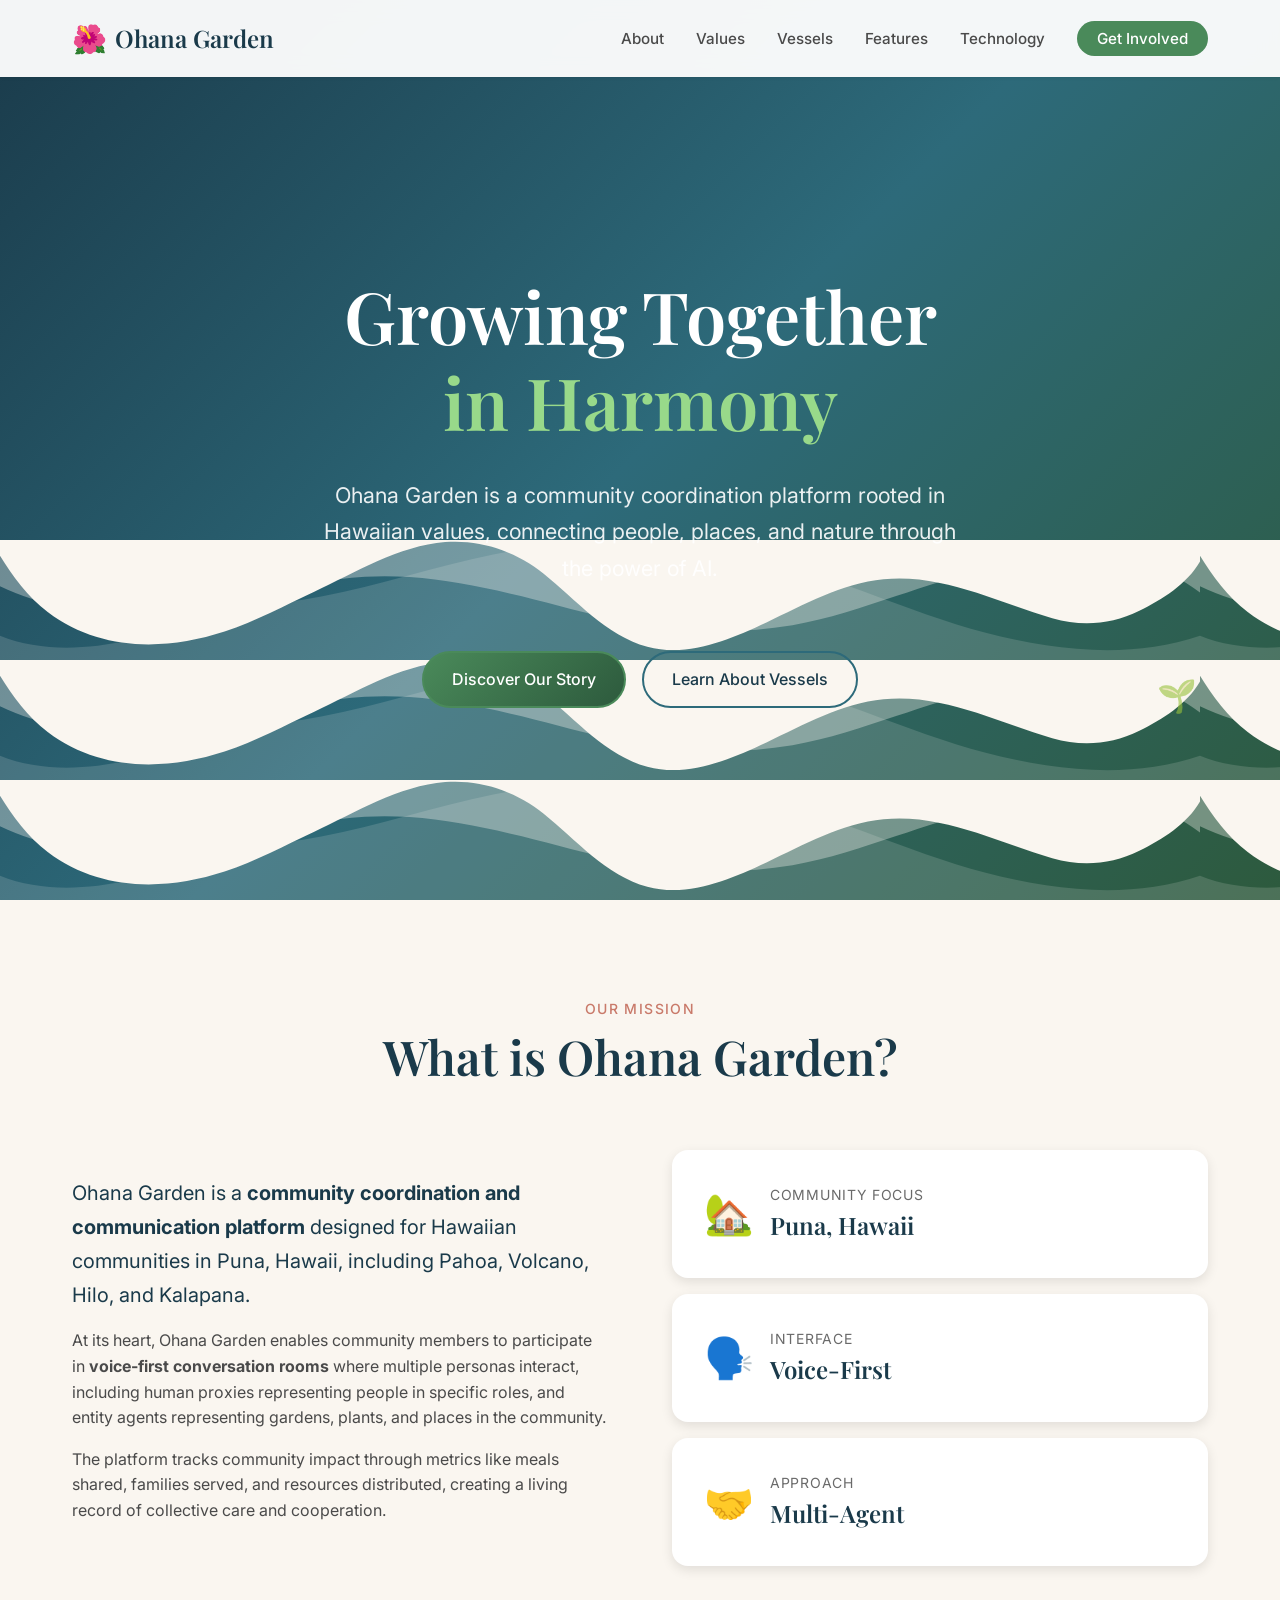
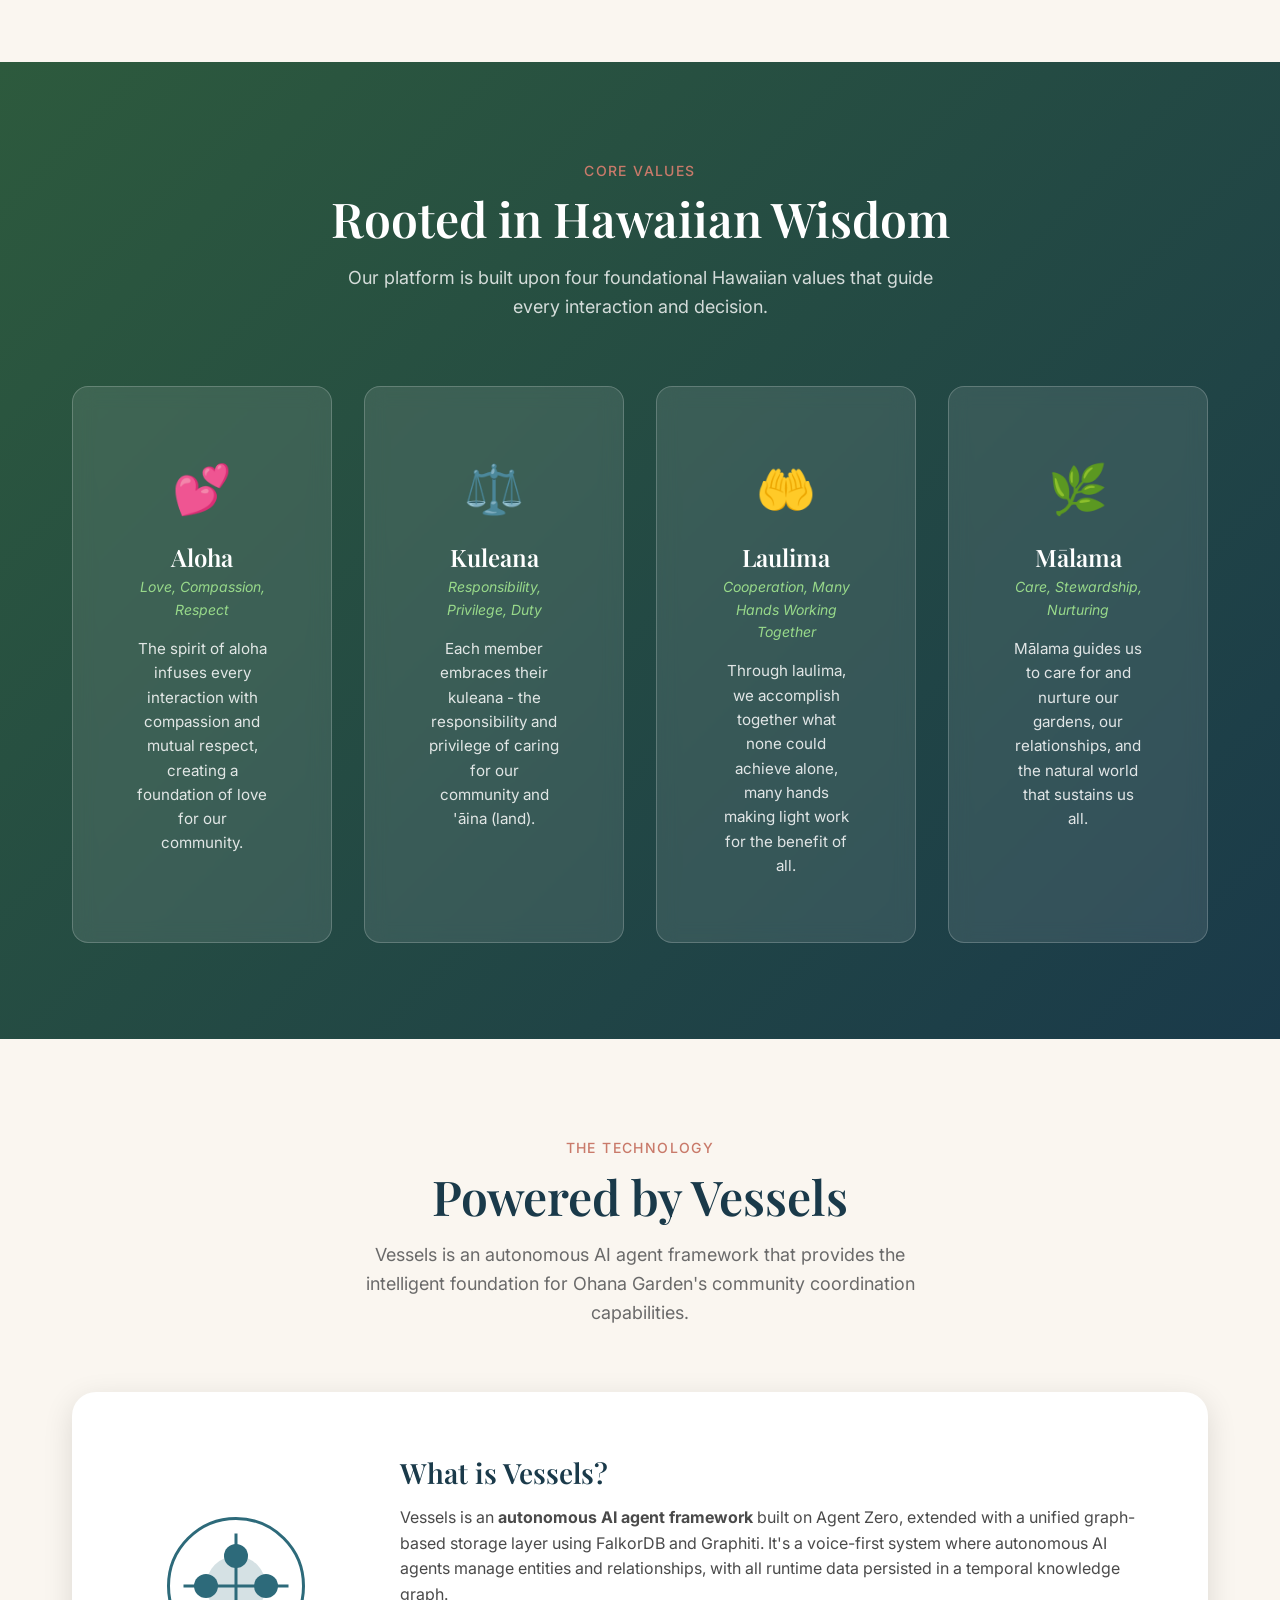
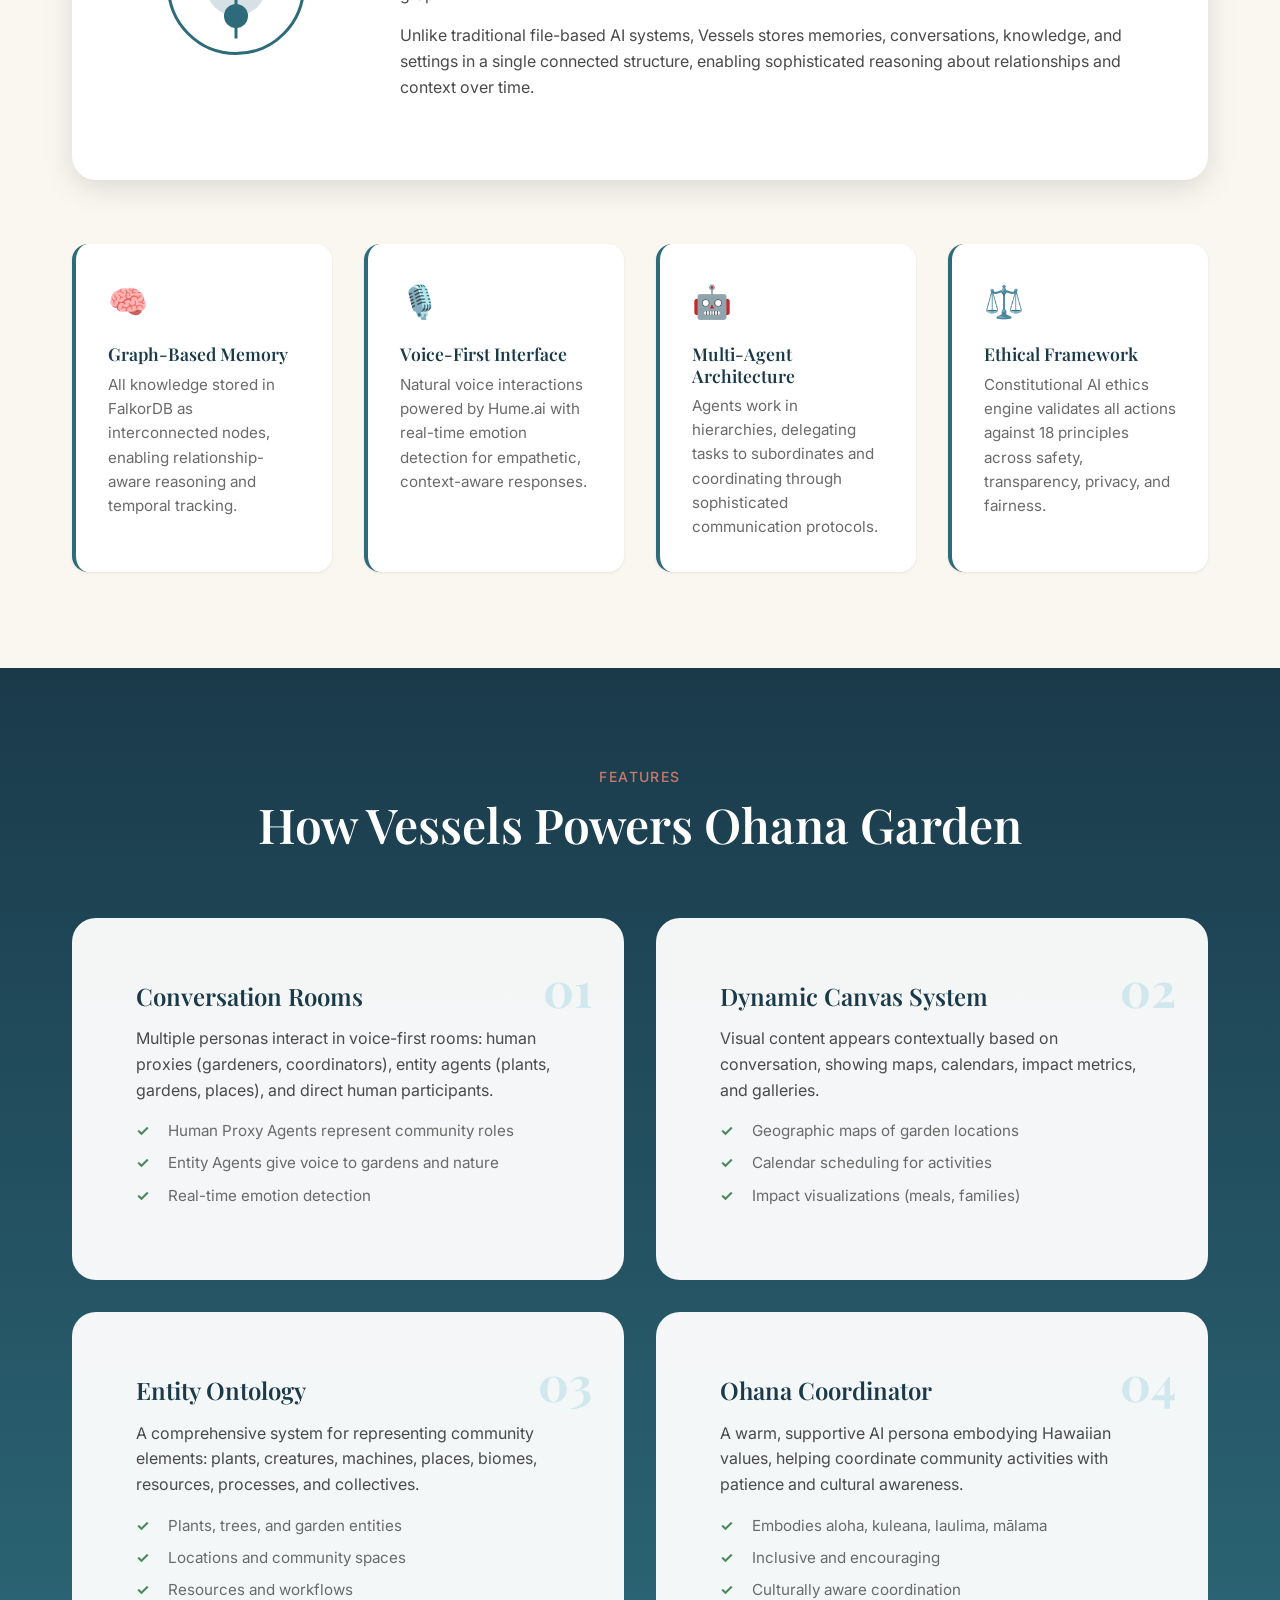
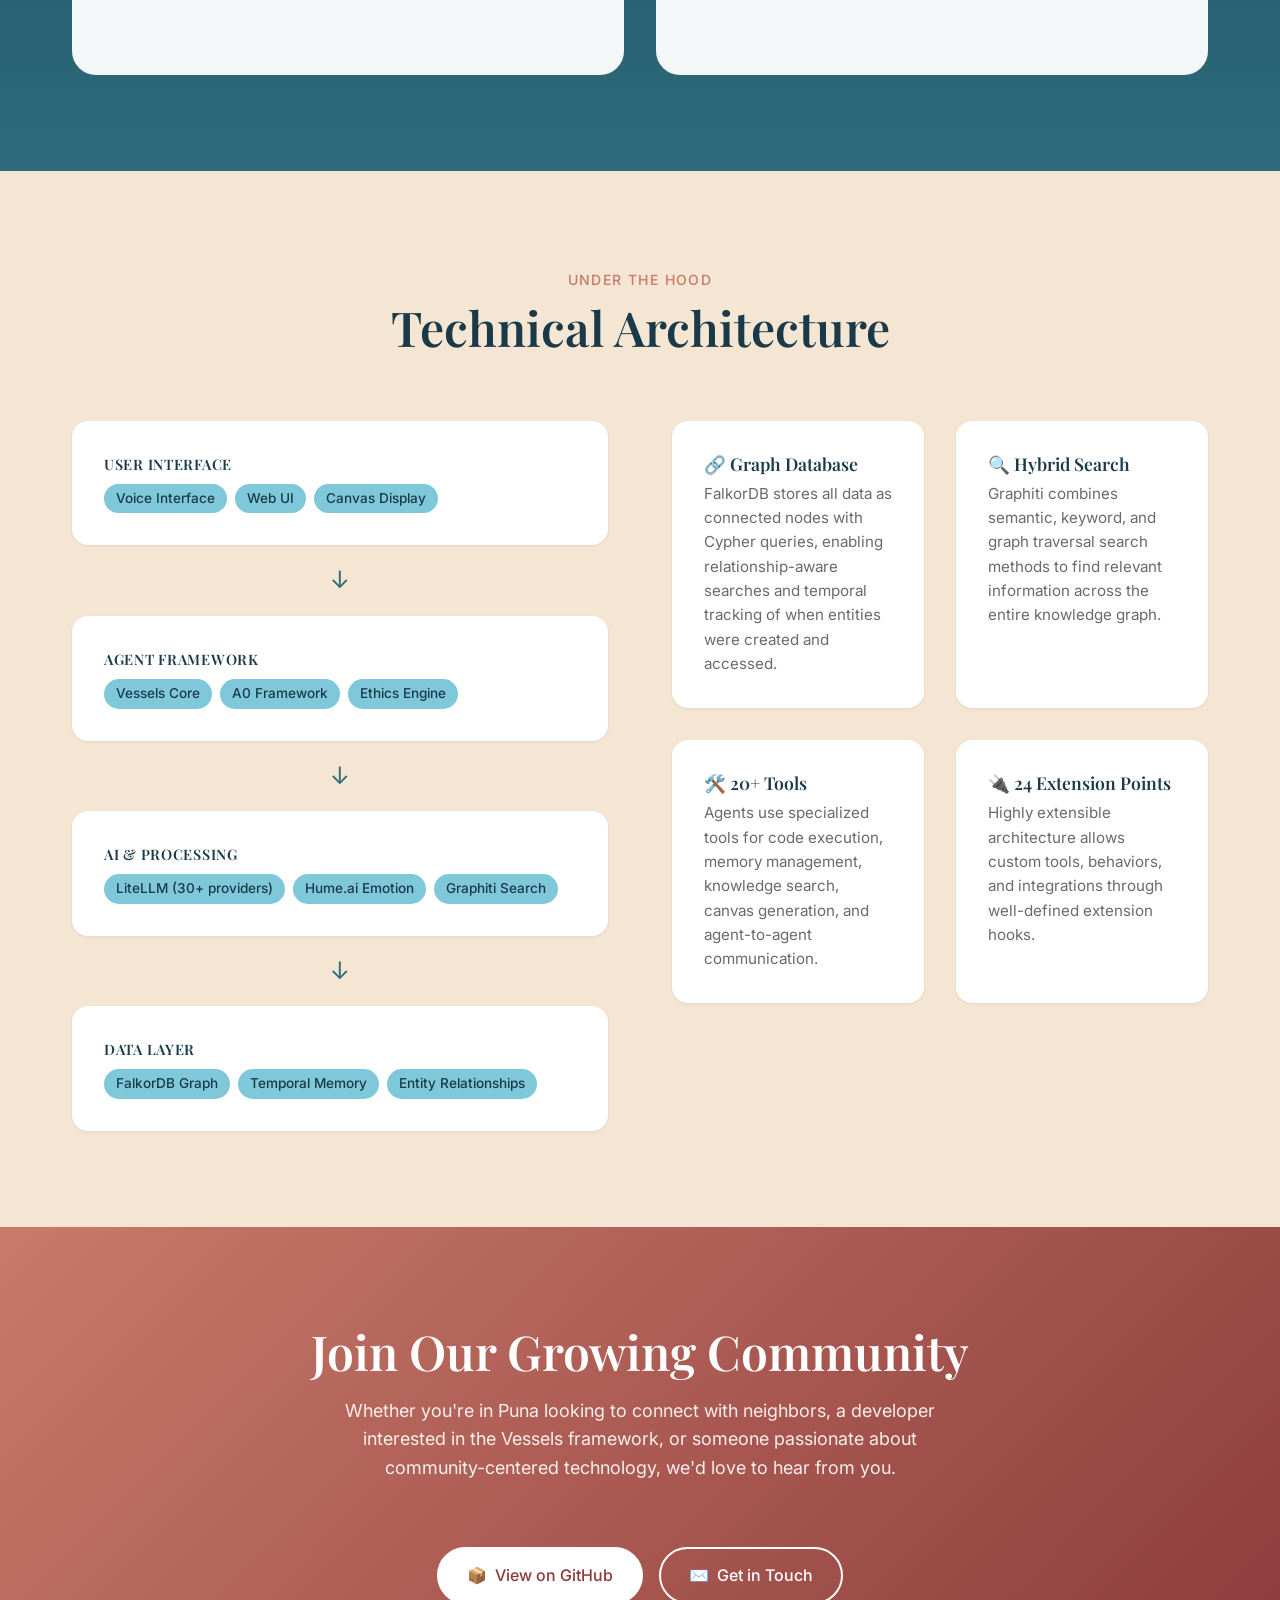
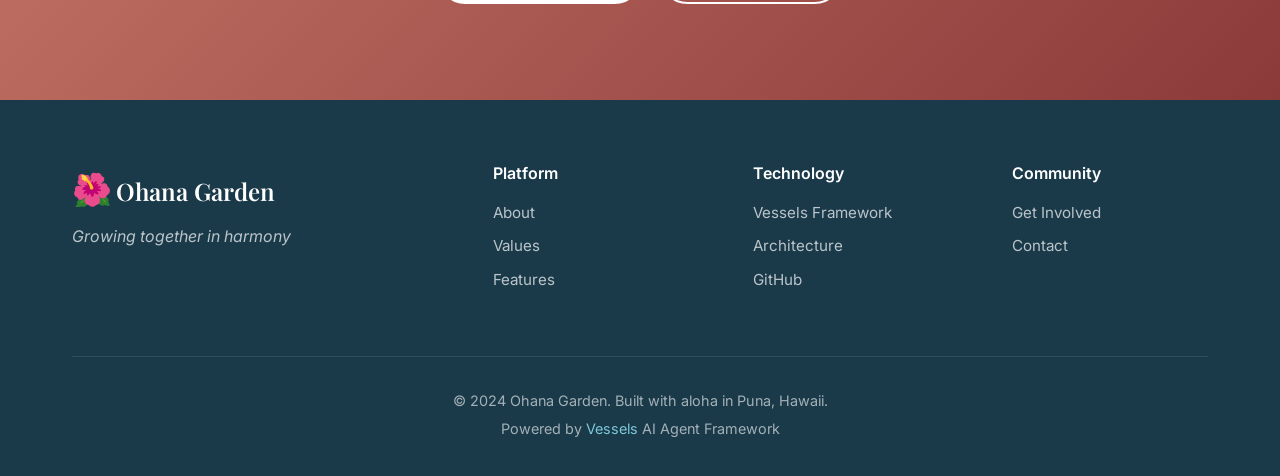
<file: website/index.html>
<!DOCTYPE html>
<html lang="en">
<head>
    <meta charset="UTF-8">
    <meta name="viewport" content="width=device-width, initial-scale=1.0">
    <title>Ohana Garden - Community Coordination Powered by Vessels</title>
    <meta name="description" content="Ohana Garden is a community coordination platform built on Hawaiian values, powered by the Vessels AI agent framework.">
    <link rel="stylesheet" href="css/style.css">
    <link rel="preconnect" href="https://fonts.googleapis.com">
    <link rel="preconnect" href="https://fonts.gstatic.com" crossorigin>
    <link href="https://fonts.googleapis.com/css2?family=Playfair+Display:wght@400;600;700&family=Inter:wght@300;400;500;600&display=swap" rel="stylesheet">
</head>
<body>
    <!-- Navigation -->
    <nav class="navbar">
        <div class="nav-container">
            <a href="#" class="logo">
                <span class="logo-icon">🌺</span>
                <span class="logo-text">Ohana Garden</span>
            </a>
            <ul class="nav-links">
                <li><a href="#about">About</a></li>
                <li><a href="#values">Values</a></li>
                <li><a href="#vessels">Vessels</a></li>
                <li><a href="#features">Features</a></li>
                <li><a href="#technology">Technology</a></li>
                <li><a href="#contact" class="nav-cta">Get Involved</a></li>
            </ul>
            <button class="mobile-menu-btn" aria-label="Toggle menu">
                <span></span>
                <span></span>
                <span></span>
            </button>
        </div>
    </nav>

    <!-- Hero Section -->
    <header class="hero" id="home">
        <div class="hero-background">
            <div class="wave wave1"></div>
            <div class="wave wave2"></div>
            <div class="wave wave3"></div>
        </div>
        <div class="hero-content">
            <h1 class="hero-title">
                <span class="title-line">Growing Together</span>
                <span class="title-line accent">in Harmony</span>
            </h1>
            <p class="hero-subtitle">
                Ohana Garden is a community coordination platform rooted in Hawaiian values,
                connecting people, places, and nature through the power of AI.
            </p>
            <div class="hero-cta">
                <a href="#about" class="btn btn-primary">Discover Our Story</a>
                <a href="#vessels" class="btn btn-secondary">Learn About Vessels</a>
            </div>
        </div>
        <div class="hero-visual">
            <div class="floating-elements">
                <div class="float-item plant">🌱</div>
                <div class="float-item flower">🌸</div>
                <div class="float-item tree">🌳</div>
                <div class="float-item fruit">🍞</div>
            </div>
        </div>
    </header>

    <!-- About Section -->
    <section class="section about" id="about">
        <div class="container">
            <div class="section-header">
                <span class="section-tag">Our Mission</span>
                <h2 class="section-title">What is Ohana Garden?</h2>
            </div>
            <div class="about-content">
                <div class="about-text">
                    <p class="lead">
                        Ohana Garden is a <strong>community coordination and communication platform</strong>
                        designed for Hawaiian communities in Puna, Hawaii, including Pahoa, Volcano, Hilo,
                        and Kalapana.
                    </p>
                    <p>
                        At its heart, Ohana Garden enables community members to participate in
                        <strong>voice-first conversation rooms</strong> where multiple personas interact,
                        including human proxies representing people in specific roles, and entity agents
                        representing gardens, plants, and places in the community.
                    </p>
                    <p>
                        The platform tracks community impact through metrics like meals shared,
                        families served, and resources distributed, creating a living record of
                        collective care and cooperation.
                    </p>
                </div>
                <div class="about-stats">
                    <div class="stat-card">
                        <div class="stat-icon">🏡</div>
                        <div class="stat-info">
                            <span class="stat-label">Community Focus</span>
                            <span class="stat-value">Puna, Hawaii</span>
                        </div>
                    </div>
                    <div class="stat-card">
                        <div class="stat-icon">🗣️</div>
                        <div class="stat-info">
                            <span class="stat-label">Interface</span>
                            <span class="stat-value">Voice-First</span>
                        </div>
                    </div>
                    <div class="stat-card">
                        <div class="stat-icon">🤝</div>
                        <div class="stat-info">
                            <span class="stat-label">Approach</span>
                            <span class="stat-value">Multi-Agent</span>
                        </div>
                    </div>
                </div>
            </div>
        </div>
    </section>

    <!-- Hawaiian Values Section -->
    <section class="section values" id="values">
        <div class="container">
            <div class="section-header light">
                <span class="section-tag">Core Values</span>
                <h2 class="section-title">Rooted in Hawaiian Wisdom</h2>
                <p class="section-desc">
                    Our platform is built upon four foundational Hawaiian values that guide
                    every interaction and decision.
                </p>
            </div>
            <div class="values-grid">
                <div class="value-card">
                    <div class="value-symbol">💕</div>
                    <h3 class="value-name">Aloha</h3>
                    <p class="value-meaning">Love, Compassion, Respect</p>
                    <p class="value-desc">
                        The spirit of aloha infuses every interaction with compassion
                        and mutual respect, creating a foundation of love for our community.
                    </p>
                </div>
                <div class="value-card">
                    <div class="value-symbol">⚖️</div>
                    <h3 class="value-name">Kuleana</h3>
                    <p class="value-meaning">Responsibility, Privilege, Duty</p>
                    <p class="value-desc">
                        Each member embraces their kuleana - the responsibility and
                        privilege of caring for our community and 'āina (land).
                    </p>
                </div>
                <div class="value-card">
                    <div class="value-symbol">🤲</div>
                    <h3 class="value-name">Laulima</h3>
                    <p class="value-meaning">Cooperation, Many Hands Working Together</p>
                    <p class="value-desc">
                        Through laulima, we accomplish together what none could achieve
                        alone, many hands making light work for the benefit of all.
                    </p>
                </div>
                <div class="value-card">
                    <div class="value-symbol">🌿</div>
                    <h3 class="value-name">Mālama</h3>
                    <p class="value-meaning">Care, Stewardship, Nurturing</p>
                    <p class="value-desc">
                        Mālama guides us to care for and nurture our gardens, our
                        relationships, and the natural world that sustains us all.
                    </p>
                </div>
            </div>
        </div>
    </section>

    <!-- Vessels Section -->
    <section class="section vessels" id="vessels">
        <div class="container">
            <div class="section-header">
                <span class="section-tag">The Technology</span>
                <h2 class="section-title">Powered by Vessels</h2>
                <p class="section-desc">
                    Vessels is an autonomous AI agent framework that provides the intelligent
                    foundation for Ohana Garden's community coordination capabilities.
                </p>
            </div>
            <div class="vessels-content">
                <div class="vessels-intro">
                    <div class="vessels-logo">
                        <svg viewBox="0 0 100 100" class="vessels-icon">
                            <circle cx="50" cy="50" r="45" fill="none" stroke="currentColor" stroke-width="2"/>
                            <path d="M50 15 L50 85 M15 50 L85 50" stroke="currentColor" stroke-width="2"/>
                            <circle cx="50" cy="50" r="20" fill="currentColor" opacity="0.2"/>
                            <circle cx="50" cy="30" r="8" fill="currentColor"/>
                            <circle cx="70" cy="50" r="8" fill="currentColor"/>
                            <circle cx="50" cy="70" r="8" fill="currentColor"/>
                            <circle cx="30" cy="50" r="8" fill="currentColor"/>
                        </svg>
                    </div>
                    <div class="vessels-text">
                        <h3>What is Vessels?</h3>
                        <p>
                            Vessels is an <strong>autonomous AI agent framework</strong> built on Agent Zero,
                            extended with a unified graph-based storage layer using FalkorDB and Graphiti.
                            It's a voice-first system where autonomous AI agents manage entities and
                            relationships, with all runtime data persisted in a temporal knowledge graph.
                        </p>
                        <p>
                            Unlike traditional file-based AI systems, Vessels stores memories, conversations,
                            knowledge, and settings in a single connected structure, enabling sophisticated
                            reasoning about relationships and context over time.
                        </p>
                    </div>
                </div>
                <div class="vessels-features">
                    <div class="vessel-feature">
                        <div class="feature-icon">🧠</div>
                        <h4>Graph-Based Memory</h4>
                        <p>
                            All knowledge stored in FalkorDB as interconnected nodes, enabling
                            relationship-aware reasoning and temporal tracking.
                        </p>
                    </div>
                    <div class="vessel-feature">
                        <div class="feature-icon">🎙️</div>
                        <h4>Voice-First Interface</h4>
                        <p>
                            Natural voice interactions powered by Hume.ai with real-time emotion
                            detection for empathetic, context-aware responses.
                        </p>
                    </div>
                    <div class="vessel-feature">
                        <div class="feature-icon">🤖</div>
                        <h4>Multi-Agent Architecture</h4>
                        <p>
                            Agents work in hierarchies, delegating tasks to subordinates and
                            coordinating through sophisticated communication protocols.
                        </p>
                    </div>
                    <div class="vessel-feature">
                        <div class="feature-icon">⚖️</div>
                        <h4>Ethical Framework</h4>
                        <p>
                            Constitutional AI ethics engine validates all actions against 18
                            principles across safety, transparency, privacy, and fairness.
                        </p>
                    </div>
                </div>
            </div>
        </div>
    </section>

    <!-- How It Works Section -->
    <section class="section how-it-works" id="features">
        <div class="container">
            <div class="section-header light">
                <span class="section-tag">Features</span>
                <h2 class="section-title">How Vessels Powers Ohana Garden</h2>
            </div>
            <div class="features-grid">
                <div class="feature-card">
                    <div class="feature-number">01</div>
                    <h3>Conversation Rooms</h3>
                    <p>
                        Multiple personas interact in voice-first rooms: human proxies
                        (gardeners, coordinators), entity agents (plants, gardens, places),
                        and direct human participants.
                    </p>
                    <ul class="feature-list">
                        <li>Human Proxy Agents represent community roles</li>
                        <li>Entity Agents give voice to gardens and nature</li>
                        <li>Real-time emotion detection</li>
                    </ul>
                </div>
                <div class="feature-card">
                    <div class="feature-number">02</div>
                    <h3>Dynamic Canvas System</h3>
                    <p>
                        Visual content appears contextually based on conversation,
                        showing maps, calendars, impact metrics, and galleries.
                    </p>
                    <ul class="feature-list">
                        <li>Geographic maps of garden locations</li>
                        <li>Calendar scheduling for activities</li>
                        <li>Impact visualizations (meals, families)</li>
                    </ul>
                </div>
                <div class="feature-card">
                    <div class="feature-number">03</div>
                    <h3>Entity Ontology</h3>
                    <p>
                        A comprehensive system for representing community elements:
                        plants, creatures, machines, places, biomes, resources,
                        processes, and collectives.
                    </p>
                    <ul class="feature-list">
                        <li>Plants, trees, and garden entities</li>
                        <li>Locations and community spaces</li>
                        <li>Resources and workflows</li>
                    </ul>
                </div>
                <div class="feature-card">
                    <div class="feature-number">04</div>
                    <h3>Ohana Coordinator</h3>
                    <p>
                        A warm, supportive AI persona embodying Hawaiian values,
                        helping coordinate community activities with patience and cultural awareness.
                    </p>
                    <ul class="feature-list">
                        <li>Embodies aloha, kuleana, laulima, mālama</li>
                        <li>Inclusive and encouraging</li>
                        <li>Culturally aware coordination</li>
                    </ul>
                </div>
            </div>
        </div>
    </section>

    <!-- Technology Deep Dive -->
    <section class="section technology" id="technology">
        <div class="container">
            <div class="section-header">
                <span class="section-tag">Under the Hood</span>
                <h2 class="section-title">Technical Architecture</h2>
            </div>
            <div class="tech-content">
                <div class="tech-diagram">
                    <div class="tech-layer">
                        <div class="layer-label">User Interface</div>
                        <div class="layer-items">
                            <span class="tech-item">Voice Interface</span>
                            <span class="tech-item">Web UI</span>
                            <span class="tech-item">Canvas Display</span>
                        </div>
                    </div>
                    <div class="tech-arrow">↓</div>
                    <div class="tech-layer">
                        <div class="layer-label">Agent Framework</div>
                        <div class="layer-items">
                            <span class="tech-item">Vessels Core</span>
                            <span class="tech-item">A0 Framework</span>
                            <span class="tech-item">Ethics Engine</span>
                        </div>
                    </div>
                    <div class="tech-arrow">↓</div>
                    <div class="tech-layer">
                        <div class="layer-label">AI & Processing</div>
                        <div class="layer-items">
                            <span class="tech-item">LiteLLM (30+ providers)</span>
                            <span class="tech-item">Hume.ai Emotion</span>
                            <span class="tech-item">Graphiti Search</span>
                        </div>
                    </div>
                    <div class="tech-arrow">↓</div>
                    <div class="tech-layer">
                        <div class="layer-label">Data Layer</div>
                        <div class="layer-items">
                            <span class="tech-item">FalkorDB Graph</span>
                            <span class="tech-item">Temporal Memory</span>
                            <span class="tech-item">Entity Relationships</span>
                        </div>
                    </div>
                </div>
                <div class="tech-details">
                    <div class="tech-detail">
                        <h4>🔗 Graph Database</h4>
                        <p>
                            FalkorDB stores all data as connected nodes with Cypher queries,
                            enabling relationship-aware searches and temporal tracking of
                            when entities were created and accessed.
                        </p>
                    </div>
                    <div class="tech-detail">
                        <h4>🔍 Hybrid Search</h4>
                        <p>
                            Graphiti combines semantic, keyword, and graph traversal search
                            methods to find relevant information across the entire knowledge graph.
                        </p>
                    </div>
                    <div class="tech-detail">
                        <h4>🛠️ 20+ Tools</h4>
                        <p>
                            Agents use specialized tools for code execution, memory management,
                            knowledge search, canvas generation, and agent-to-agent communication.
                        </p>
                    </div>
                    <div class="tech-detail">
                        <h4>🔌 24 Extension Points</h4>
                        <p>
                            Highly extensible architecture allows custom tools, behaviors,
                            and integrations through well-defined extension hooks.
                        </p>
                    </div>
                </div>
            </div>
        </div>
    </section>

    <!-- Call to Action -->
    <section class="section cta" id="contact">
        <div class="container">
            <div class="cta-content">
                <h2>Join Our Growing Community</h2>
                <p>
                    Whether you're in Puna looking to connect with neighbors, a developer
                    interested in the Vessels framework, or someone passionate about
                    community-centered technology, we'd love to hear from you.
                </p>
                <div class="cta-buttons">
                    <a href="https://github.com/ohana-garden/vessels3" class="btn btn-primary" target="_blank" rel="noopener">
                        <span class="btn-icon">📦</span>
                        View on GitHub
                    </a>
                    <a href="mailto:hello@ohana.garden" class="btn btn-outline">
                        <span class="btn-icon">✉️</span>
                        Get in Touch
                    </a>
                </div>
            </div>
        </div>
    </section>

    <!-- Footer -->
    <footer class="footer">
        <div class="container">
            <div class="footer-content">
                <div class="footer-brand">
                    <span class="logo-icon">🌺</span>
                    <span class="logo-text">Ohana Garden</span>
                    <p class="footer-tagline">Growing together in harmony</p>
                </div>
                <div class="footer-links">
                    <div class="footer-col">
                        <h4>Platform</h4>
                        <ul>
                            <li><a href="#about">About</a></li>
                            <li><a href="#values">Values</a></li>
                            <li><a href="#features">Features</a></li>
                        </ul>
                    </div>
                    <div class="footer-col">
                        <h4>Technology</h4>
                        <ul>
                            <li><a href="#vessels">Vessels Framework</a></li>
                            <li><a href="#technology">Architecture</a></li>
                            <li><a href="https://github.com/ohana-garden/vessels3" target="_blank">GitHub</a></li>
                        </ul>
                    </div>
                    <div class="footer-col">
                        <h4>Community</h4>
                        <ul>
                            <li><a href="#contact">Get Involved</a></li>
                            <li><a href="mailto:hello@ohana.garden">Contact</a></li>
                        </ul>
                    </div>
                </div>
            </div>
            <div class="footer-bottom">
                <p>&copy; 2024 Ohana Garden. Built with aloha in Puna, Hawaii.</p>
                <p class="footer-tech">Powered by <a href="#vessels">Vessels</a> AI Agent Framework</p>
            </div>
        </div>
    </footer>

    <script src="js/main.js"></script>
</body>
</html>
</file>
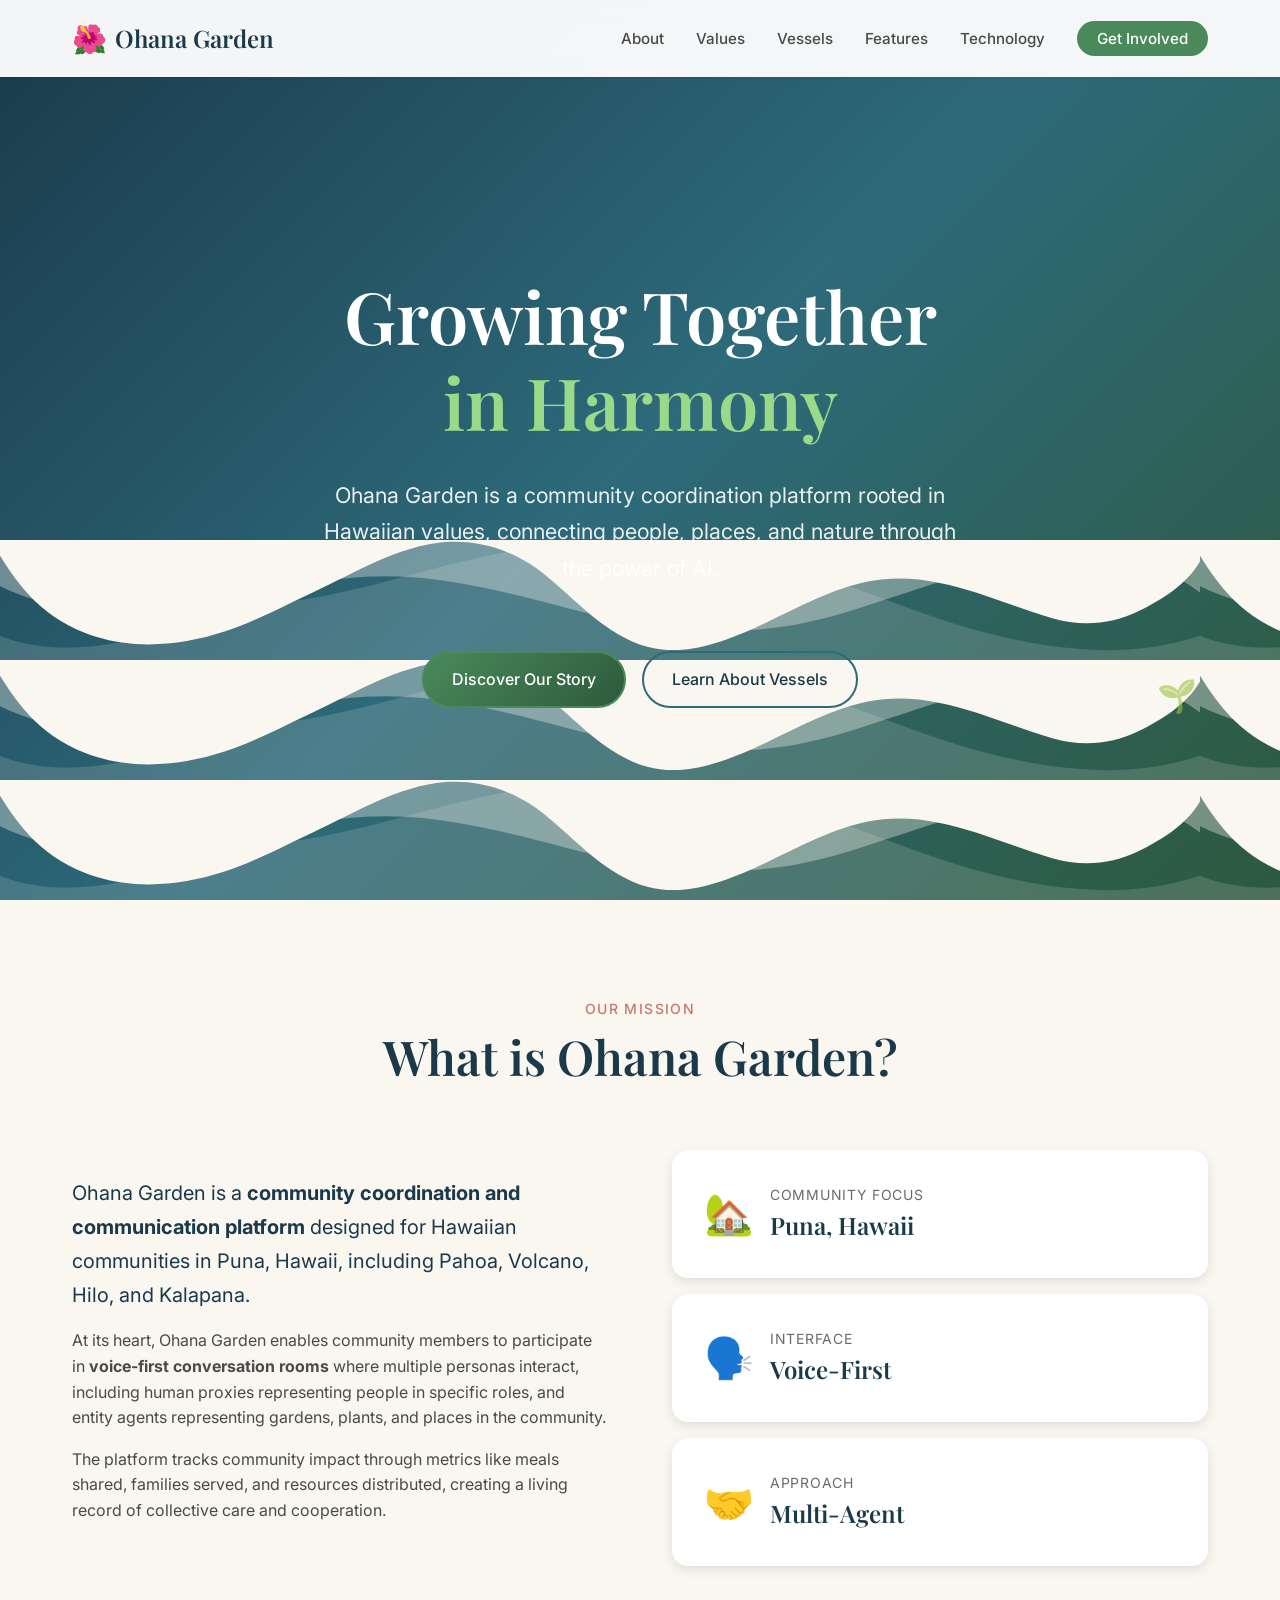
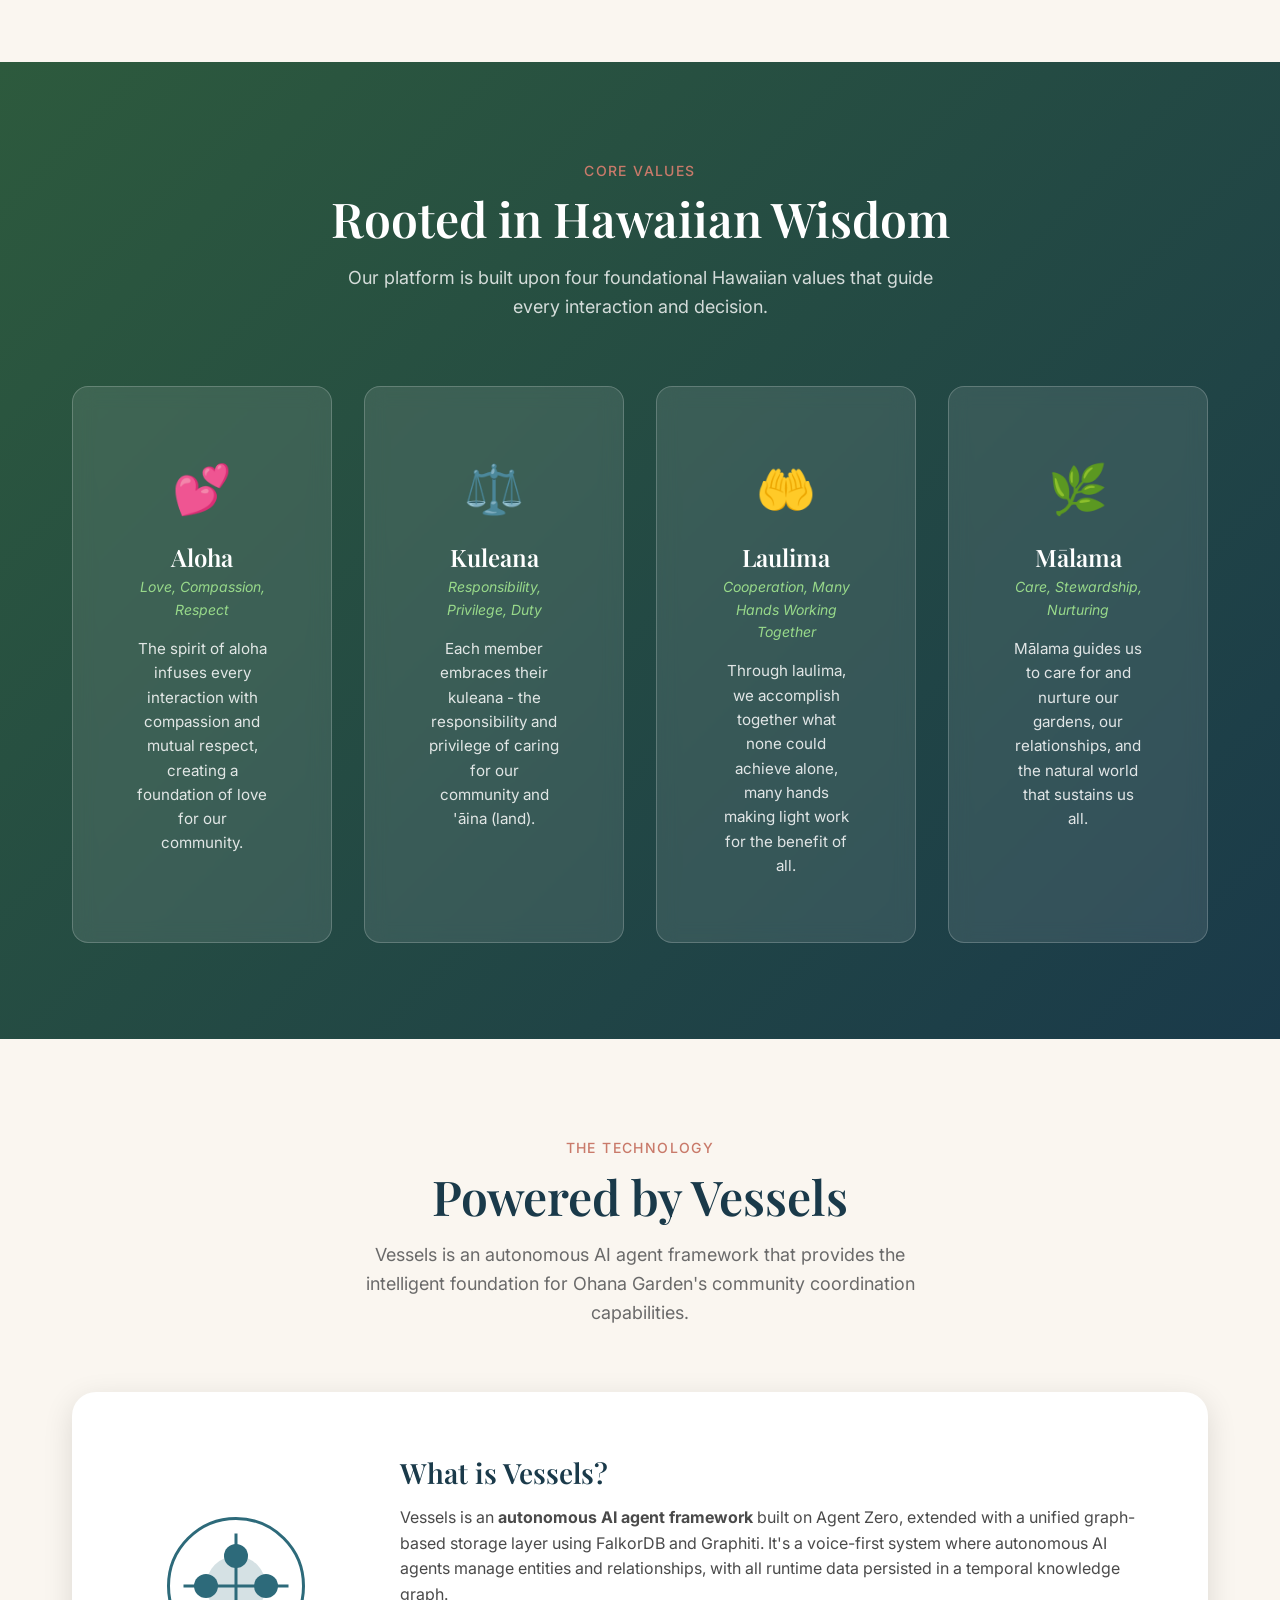
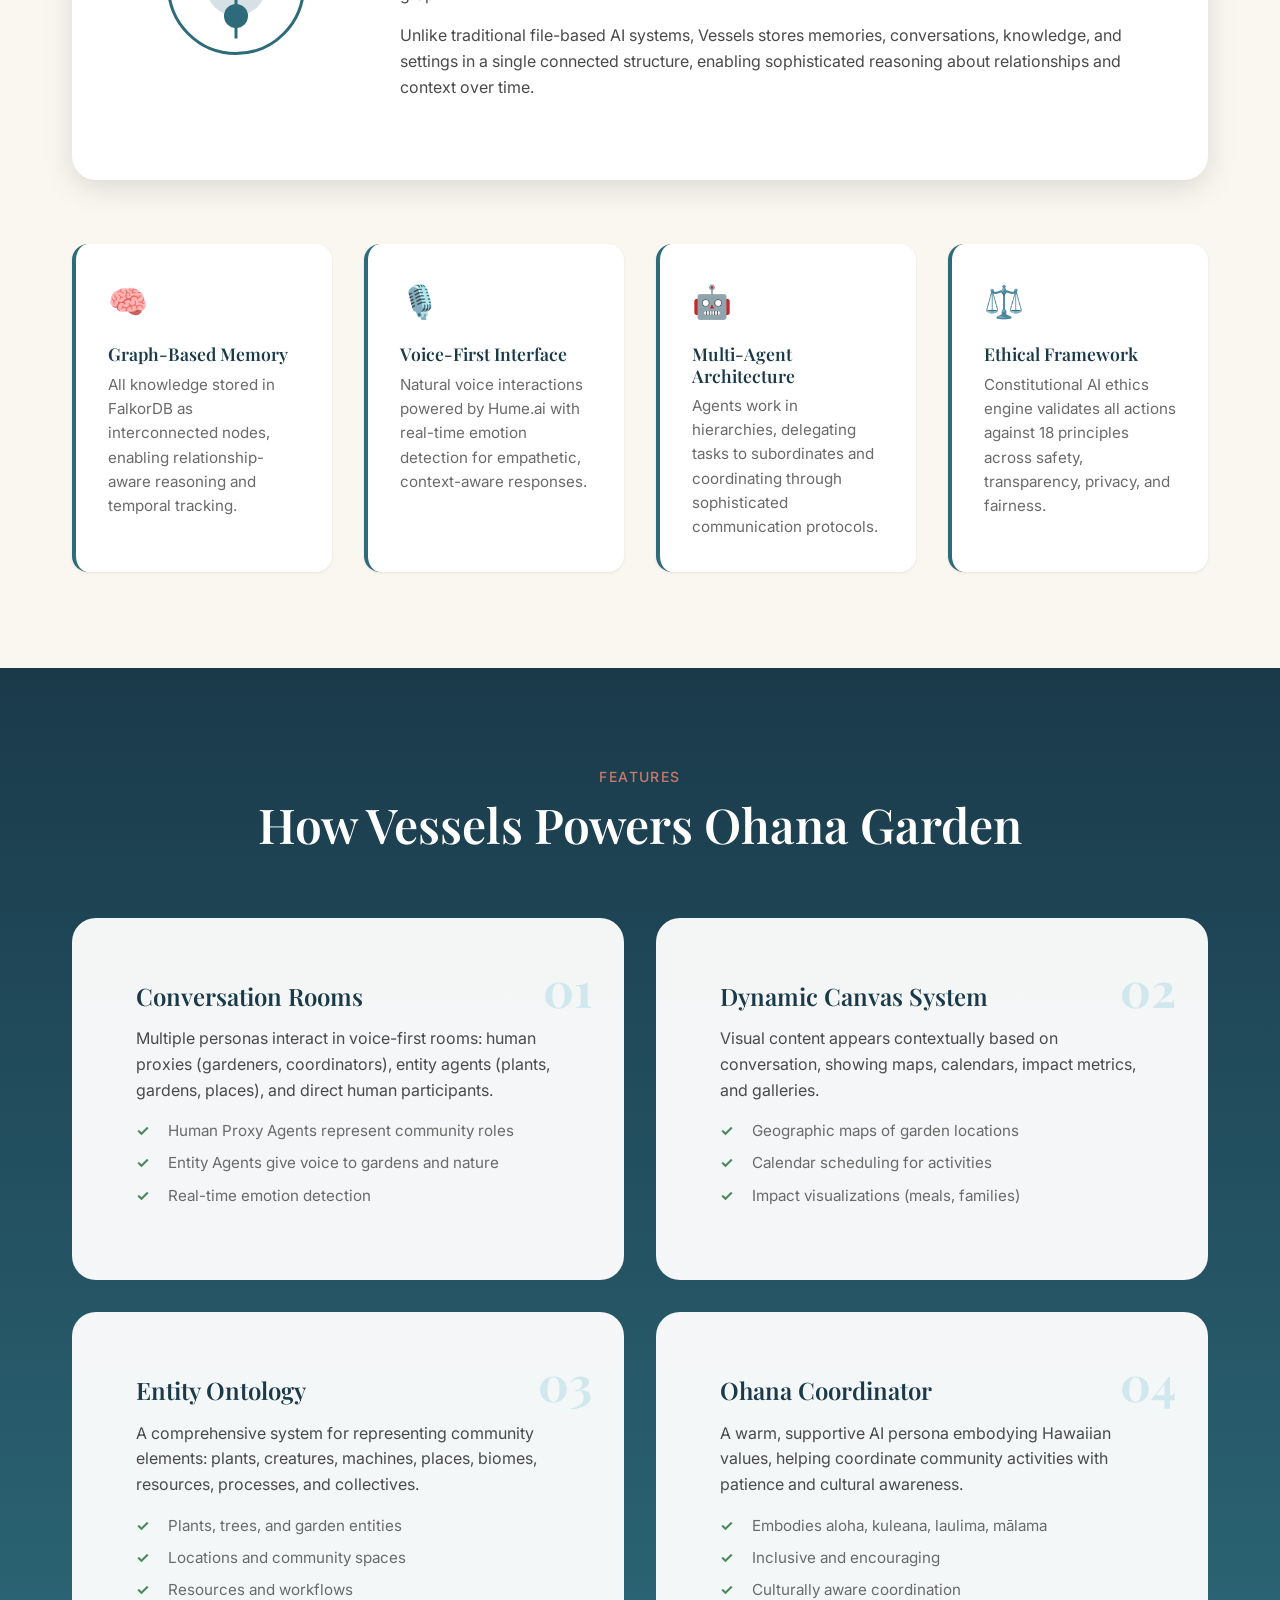
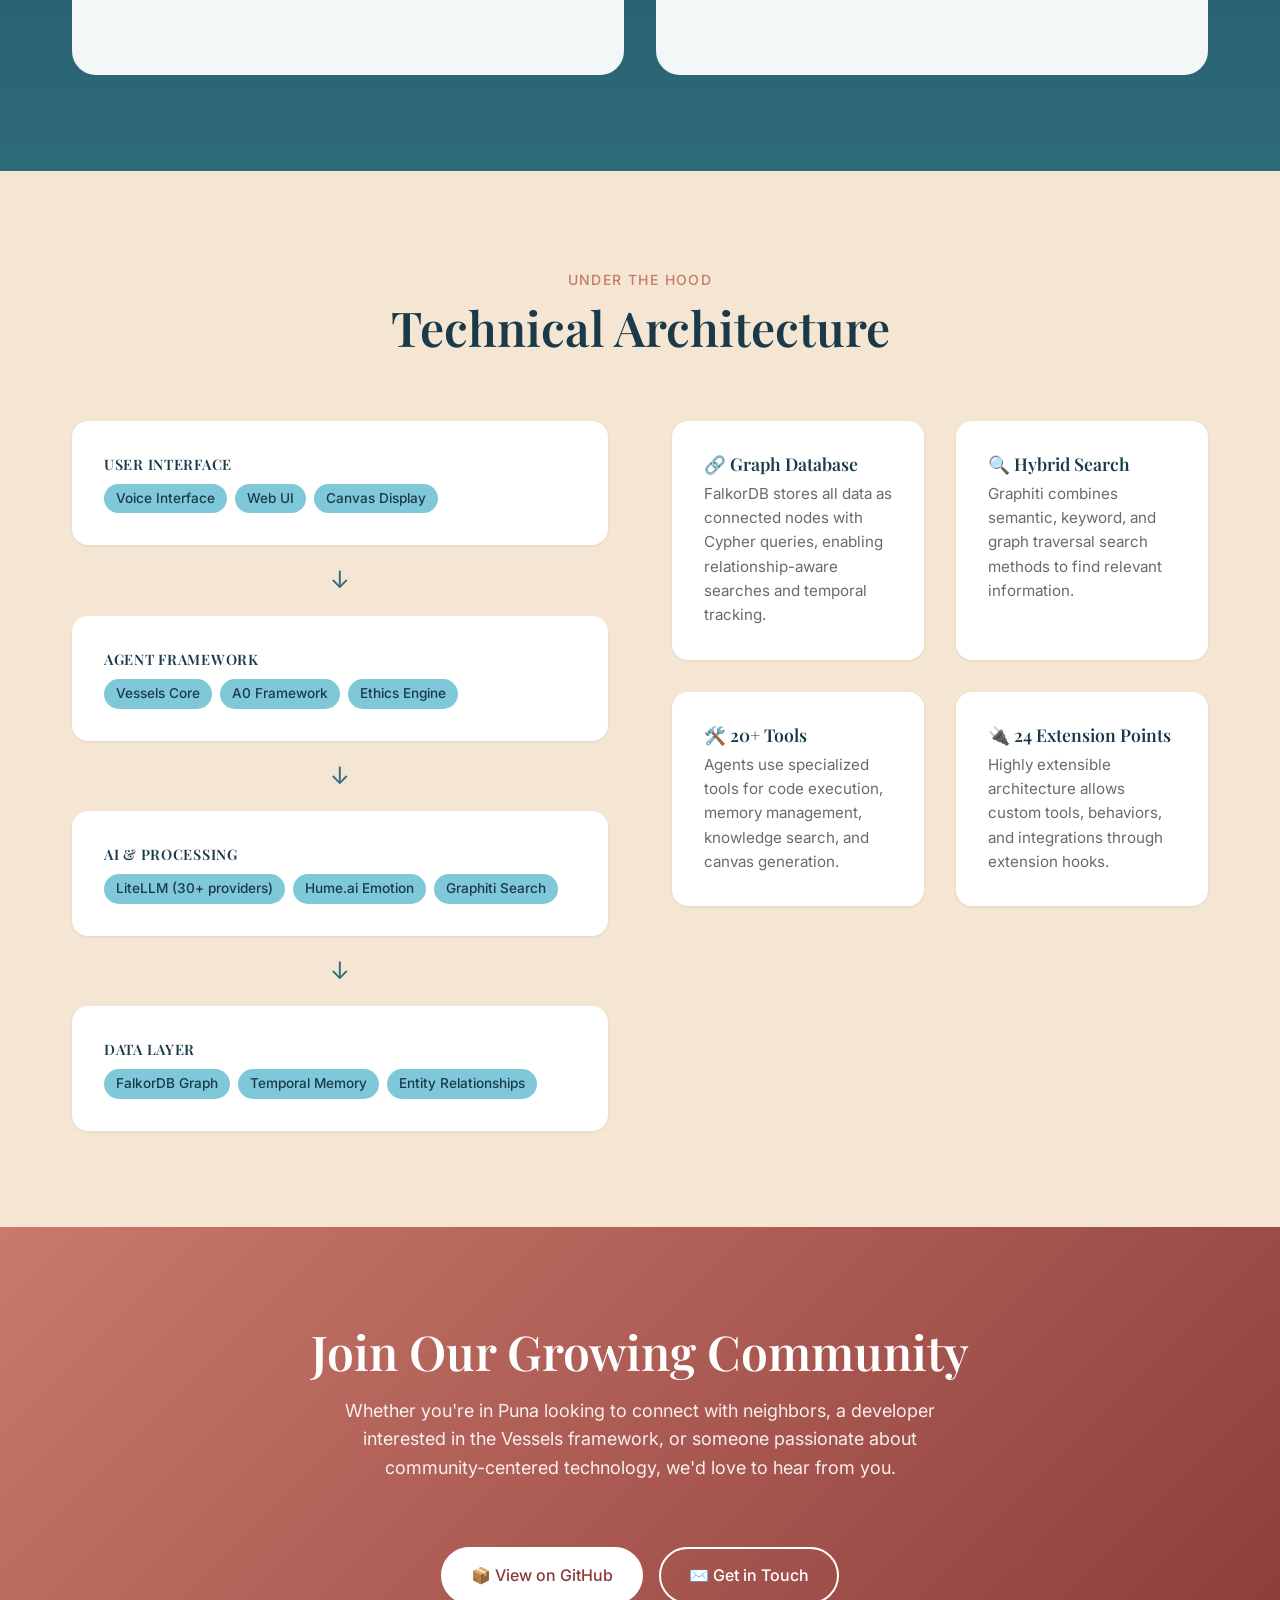
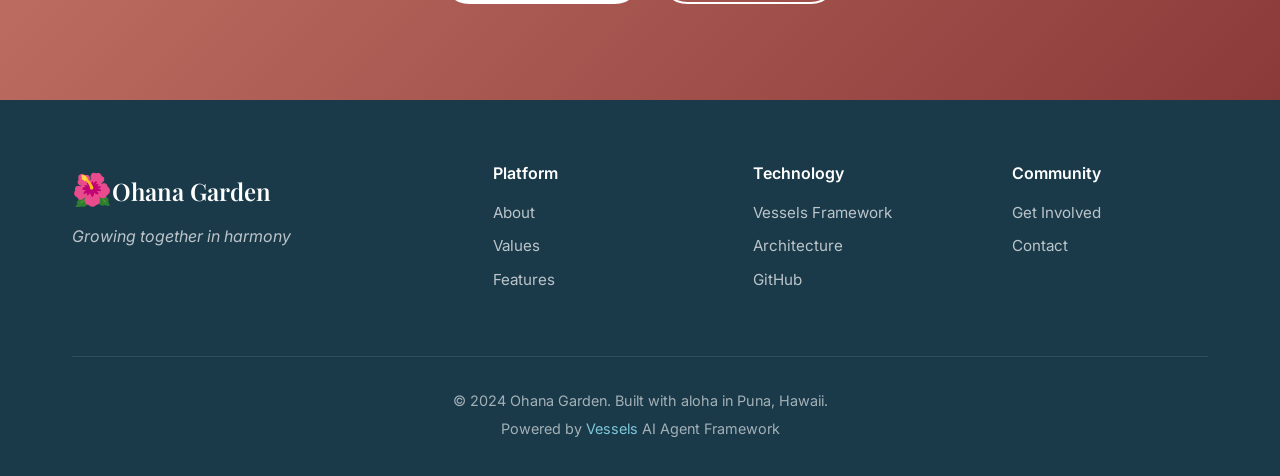
<file: website/standalone.html>
<!DOCTYPE html>
<html lang="en">
<head>
    <meta charset="UTF-8">
    <meta name="viewport" content="width=device-width, initial-scale=1.0">
    <title>Ohana Garden - Community Coordination Powered by Vessels</title>
    <link rel="preconnect" href="https://fonts.googleapis.com">
    <link rel="preconnect" href="https://fonts.gstatic.com" crossorigin>
    <link href="https://fonts.googleapis.com/css2?family=Playfair+Display:wght@400;600;700&family=Inter:wght@300;400;500;600&display=swap" rel="stylesheet">
    <style>
:root{--color-ocean-deep:#1a3a4a;--color-ocean:#2d6a7a;--color-ocean-light:#4a9aaa;--color-lagoon:#7ec8d9;--color-fern:#2d5a3d;--color-palm:#4a8a5a;--color-leaf:#6ab06a;--color-sprout:#98d98a;--color-lava:#8b3a3a;--color-coral:#c97a6a;--color-hibiscus:#e8a090;--color-plumeria:#f5d5c8;--color-sand:#f5e6d3;--color-cream:#faf6f0;--color-white:#fff;--color-volcanic:#2a2a2a;--color-basalt:#4a4a4a;--color-stone:#6a6a6a;--font-display:'Playfair Display',Georgia,serif;--font-body:'Inter',-apple-system,BlinkMacSystemFont,'Segoe UI',sans-serif;--space-xs:0.25rem;--space-sm:0.5rem;--space-md:1rem;--space-lg:2rem;--space-xl:4rem;--space-2xl:6rem;--transition-fast:150ms ease;--transition-base:300ms ease;--shadow-sm:0 1px 3px rgba(0,0,0,0.08);--shadow-md:0 4px 12px rgba(0,0,0,0.1);--shadow-lg:0 8px 30px rgba(0,0,0,0.12);--radius-sm:4px;--radius-md:8px;--radius-lg:16px;--radius-xl:24px;--radius-full:9999px}*,*::before,*::after{box-sizing:border-box;margin:0;padding:0}html{scroll-behavior:smooth;font-size:16px}body{font-family:var(--font-body);font-weight:400;line-height:1.6;color:var(--color-volcanic);background-color:var(--color-cream);overflow-x:hidden}h1,h2,h3,h4,h5,h6{font-family:var(--font-display);font-weight:600;line-height:1.2;color:var(--color-ocean-deep)}a{color:var(--color-ocean);text-decoration:none;transition:color var(--transition-fast)}a:hover{color:var(--color-ocean-deep)}ul{list-style:none}.container{max-width:1200px;margin:0 auto;padding:0 var(--space-lg)}.section{padding:var(--space-2xl) 0}.section-header{text-align:center;margin-bottom:var(--space-xl)}.section-header.light{color:var(--color-white)}.section-header.light .section-title{color:var(--color-white)}.section-tag{display:inline-block;font-size:0.875rem;font-weight:500;text-transform:uppercase;letter-spacing:0.1em;color:var(--color-coral);margin-bottom:var(--space-sm)}.section-title{font-size:clamp(2rem,5vw,3rem);margin-bottom:var(--space-md)}.section-desc{font-size:1.125rem;color:var(--color-stone);max-width:600px;margin:0 auto}.section-header.light .section-desc{color:rgba(255,255,255,0.8)}.btn{display:inline-flex;align-items:center;justify-content:center;gap:var(--space-sm);padding:0.875rem 1.75rem;font-family:var(--font-body);font-size:1rem;font-weight:500;border-radius:var(--radius-full);border:2px solid transparent;cursor:pointer;transition:all var(--transition-base)}.btn-primary{background:linear-gradient(135deg,var(--color-palm),var(--color-fern));color:var(--color-white);border-color:var(--color-palm)}.btn-primary:hover{background:linear-gradient(135deg,var(--color-fern),var(--color-ocean-deep));transform:translateY(-2px);box-shadow:var(--shadow-lg);color:var(--color-white)}.btn-secondary{background:transparent;color:var(--color-ocean-deep);border-color:var(--color-ocean)}.btn-secondary:hover{background:var(--color-ocean);color:var(--color-white);transform:translateY(-2px)}.btn-outline{background:transparent;color:var(--color-white);border-color:var(--color-white)}.btn-outline:hover{background:var(--color-white);color:var(--color-ocean-deep)}.navbar{position:fixed;top:0;left:0;right:0;z-index:1000;background:rgba(255,255,255,0.95);backdrop-filter:blur(10px);box-shadow:var(--shadow-sm)}.nav-container{display:flex;align-items:center;justify-content:space-between;max-width:1200px;margin:0 auto;padding:var(--space-md) var(--space-lg)}.logo{display:flex;align-items:center;gap:var(--space-sm);font-family:var(--font-display);font-size:1.5rem;font-weight:600;color:var(--color-ocean-deep)}.logo-icon{font-size:1.75rem}.nav-links{display:flex;align-items:center;gap:var(--space-lg)}.nav-links a{font-size:0.95rem;font-weight:500;color:var(--color-basalt)}.nav-cta{padding:0.5rem 1.25rem;background:var(--color-palm);color:var(--color-white)!important;border-radius:var(--radius-full)}.nav-cta:hover{background:var(--color-fern)}.mobile-menu-btn{display:none}.hero{position:relative;min-height:100vh;display:flex;align-items:center;justify-content:center;background:linear-gradient(135deg,var(--color-ocean-deep) 0%,var(--color-ocean) 50%,var(--color-fern) 100%);overflow:hidden;padding-top:80px}.hero-background{position:absolute;bottom:0;left:0;right:0;height:40%;overflow:hidden}.wave{position:absolute;bottom:0;left:0;width:200%;height:100%;background-repeat:repeat-x;animation:wave 20s linear infinite}.wave1{background:url("data:image/svg+xml,%3Csvg xmlns='http://www.w3.org/2000/svg' viewBox='0 0 1200 120'%3E%3Cpath fill='%23faf6f0' fill-opacity='0.3' d='M321.39,56.44c58-10.79,114.16-30.13,172-41.86,82.39-16.72,168.19-17.73,250.45-.39C823.78,31,906.67,72,985.66,92.83c70.05,18.48,146.53,26.09,214.34,3V120H0V95.8C57.1,118.92,129.74,104.91,190.24,82.35,236.2,66.07,275.77,65.46,321.39,56.44Z'/%3E%3C/svg%3E") 0 bottom;background-size:1200px 120px;opacity:0.5}.wave2{background:url("data:image/svg+xml,%3Csvg xmlns='http://www.w3.org/2000/svg' viewBox='0 0 1200 120'%3E%3Cpath fill='%23faf6f0' fill-opacity='0.5' d='M0,0V46.29c47.79,22.2,103.59,32.17,158,28,70.36-5.37,136.33-33.31,206.8-37.5C438.64,32.43,512.34,53.67,583,72.05c69.27,18,138.3,24.88,209.4,13.08,36.15-6,69.85-17.84,104.45-29.34C989.49,25,1113-14.29,1200,52.47V0Z'/%3E%3C/svg%3E") 0 bottom;background-size:1200px 120px;animation-delay:-5s;animation-duration:15s;opacity:0.7}.wave3{background:url("data:image/svg+xml,%3Csvg xmlns='http://www.w3.org/2000/svg' viewBox='0 0 1200 120'%3E%3Cpath fill='%23faf6f0' d='M0,0V15.81C13,36.92,27.64,56.86,47.69,72.05,99.41,111.27,165,111,224.58,91.58c31.15-10.15,60.09-26.07,89.67-39.8,40.92-19,84.73-46,130.83-49.67,36.26-2.85,70.9,9.42,98.6,31.56,31.77,25.39,62.32,62,103.63,73,40.44,10.79,81.35-6.69,119.13-24.28s75.16-39,116.92-43.05c59.73-5.85,113.28,22.88,168.9,38.84,30.2,8.66,59,6.17,87.09-7.5,22.43-10.89,48-26.93,60.65-49.24V0Z'/%3E%3C/svg%3E") 0 bottom;background-size:1200px 120px;animation-delay:-2s;animation-duration:25s}@keyframes wave{0%{transform:translateX(0)}100%{transform:translateX(-50%)}}.hero-content{position:relative;z-index:10;text-align:center;padding:var(--space-xl);max-width:900px}.hero-title{font-size:clamp(2.5rem,8vw,4.5rem);color:var(--color-white);margin-bottom:var(--space-lg)}.title-line{display:block}.title-line.accent{color:var(--color-sprout)}.hero-subtitle{font-size:clamp(1.1rem,2.5vw,1.35rem);color:rgba(255,255,255,0.9);max-width:650px;margin:0 auto var(--space-xl);line-height:1.7}.hero-cta{display:flex;gap:var(--space-md);justify-content:center;flex-wrap:wrap}.floating-elements{position:absolute;width:100%;height:100%;pointer-events:none}.float-item{position:absolute;font-size:2rem;opacity:0.6;animation:float 6s ease-in-out infinite}.float-item.plant{top:20%;left:10%;animation-delay:0s}.float-item.flower{top:30%;right:15%;animation-delay:1s}.float-item.tree{bottom:40%;left:15%;animation-delay:2s}.float-item.fruit{bottom:30%;right:10%;animation-delay:3s}@keyframes float{0%,100%{transform:translateY(0) rotate(0deg)}50%{transform:translateY(-20px) rotate(5deg)}}.about{background:var(--color-cream)}.about-content{display:grid;grid-template-columns:1fr 1fr;gap:var(--space-xl);align-items:center}.about-text p{margin-bottom:var(--space-md);color:var(--color-basalt)}.about-text .lead{font-size:1.25rem;color:var(--color-ocean-deep);line-height:1.7}.about-stats{display:flex;flex-direction:column;gap:var(--space-md)}.stat-card{display:flex;align-items:center;gap:var(--space-md);padding:var(--space-lg);background:var(--color-white);border-radius:var(--radius-lg);box-shadow:var(--shadow-md);transition:transform var(--transition-base),box-shadow var(--transition-base)}.stat-card:hover{transform:translateY(-4px);box-shadow:var(--shadow-lg)}.stat-icon{font-size:2.5rem}.stat-info{display:flex;flex-direction:column}.stat-label{font-size:0.875rem;color:var(--color-stone);text-transform:uppercase;letter-spacing:0.05em}.stat-value{font-family:var(--font-display);font-size:1.5rem;font-weight:600;color:var(--color-ocean-deep)}.values{background:linear-gradient(135deg,var(--color-fern) 0%,var(--color-ocean-deep) 100%)}.values-grid{display:grid;grid-template-columns:repeat(4,1fr);gap:var(--space-lg)}.value-card{background:rgba(255,255,255,0.1);backdrop-filter:blur(10px);border-radius:var(--radius-lg);padding:var(--space-xl);text-align:center;border:1px solid rgba(255,255,255,0.2);transition:all var(--transition-base)}.value-card:hover{background:rgba(255,255,255,0.15);transform:translateY(-8px)}.value-symbol{font-size:3rem;margin-bottom:var(--space-md)}.value-name{font-size:1.5rem;color:var(--color-white);margin-bottom:var(--space-xs)}.value-meaning{font-size:0.875rem;color:var(--color-sprout);font-style:italic;margin-bottom:var(--space-md)}.value-desc{font-size:0.95rem;color:rgba(255,255,255,0.85);line-height:1.6}.vessels{background:var(--color-cream)}.vessels-content{display:flex;flex-direction:column;gap:var(--space-xl)}.vessels-intro{display:grid;grid-template-columns:200px 1fr;gap:var(--space-xl);align-items:center;padding:var(--space-xl);background:var(--color-white);border-radius:var(--radius-xl);box-shadow:var(--shadow-lg)}.vessels-logo{display:flex;justify-content:center;align-items:center}.vessels-icon{width:150px;height:150px;color:var(--color-ocean)}.vessels-text h3{font-size:1.75rem;margin-bottom:var(--space-md);color:var(--color-ocean-deep)}.vessels-text p{color:var(--color-basalt);margin-bottom:var(--space-md)}.vessels-features{display:grid;grid-template-columns:repeat(4,1fr);gap:var(--space-lg)}.vessel-feature{padding:var(--space-lg);background:var(--color-white);border-radius:var(--radius-lg);box-shadow:var(--shadow-sm);transition:all var(--transition-base);border-left:4px solid var(--color-ocean)}.vessel-feature:hover{box-shadow:var(--shadow-md);transform:translateY(-4px)}.feature-icon{font-size:2rem;margin-bottom:var(--space-md)}.vessel-feature h4{font-size:1.1rem;margin-bottom:var(--space-sm);color:var(--color-ocean-deep)}.vessel-feature p{font-size:0.95rem;color:var(--color-stone)}.how-it-works{background:linear-gradient(180deg,var(--color-ocean-deep) 0%,var(--color-ocean) 100%)}.features-grid{display:grid;grid-template-columns:repeat(2,1fr);gap:var(--space-lg)}.feature-card{background:rgba(255,255,255,0.95);border-radius:var(--radius-xl);padding:var(--space-xl);position:relative;overflow:hidden;transition:transform var(--transition-base)}.feature-card:hover{transform:translateY(-4px)}.feature-number{position:absolute;top:var(--space-lg);right:var(--space-lg);font-family:var(--font-display);font-size:3rem;font-weight:700;color:var(--color-lagoon);opacity:0.3}.feature-card h3{font-size:1.5rem;margin-bottom:var(--space-md);color:var(--color-ocean-deep)}.feature-card>p{color:var(--color-basalt);margin-bottom:var(--space-md)}.feature-list li{position:relative;padding-left:var(--space-lg);margin-bottom:var(--space-sm);color:var(--color-stone);font-size:0.95rem}.feature-list li::before{content:'✓';position:absolute;left:0;color:var(--color-palm);font-weight:bold}.technology{background:var(--color-sand)}.tech-content{display:grid;grid-template-columns:1fr 1fr;gap:var(--space-xl)}.tech-diagram{display:flex;flex-direction:column;gap:var(--space-md)}.tech-layer{background:var(--color-white);border-radius:var(--radius-lg);padding:var(--space-lg);box-shadow:var(--shadow-sm)}.layer-label{font-family:var(--font-display);font-weight:600;color:var(--color-ocean-deep);margin-bottom:var(--space-sm);font-size:0.9rem;text-transform:uppercase;letter-spacing:0.05em}.layer-items{display:flex;flex-wrap:wrap;gap:var(--space-sm)}.tech-item{display:inline-block;padding:0.25rem 0.75rem;background:var(--color-lagoon);color:var(--color-ocean-deep);border-radius:var(--radius-full);font-size:0.85rem;font-weight:500}.tech-arrow{text-align:center;font-size:1.5rem;color:var(--color-ocean)}.tech-details{display:grid;grid-template-columns:1fr 1fr;gap:var(--space-lg);align-content:start}.tech-detail{padding:var(--space-lg);background:var(--color-white);border-radius:var(--radius-lg);box-shadow:var(--shadow-sm)}.tech-detail h4{font-size:1.1rem;margin-bottom:var(--space-sm);color:var(--color-ocean-deep)}.tech-detail p{font-size:0.95rem;color:var(--color-stone)}.cta{background:linear-gradient(135deg,var(--color-coral) 0%,var(--color-lava) 100%);text-align:center}.cta-content h2{font-size:clamp(2rem,5vw,3rem);color:var(--color-white);margin-bottom:var(--space-md)}.cta-content p{font-size:1.125rem;color:rgba(255,255,255,0.9);max-width:600px;margin:0 auto var(--space-xl)}.cta-buttons{display:flex;gap:var(--space-md);justify-content:center;flex-wrap:wrap}.cta .btn-primary{background:var(--color-white);color:var(--color-lava);border-color:var(--color-white)}.cta .btn-primary:hover{background:var(--color-cream)}.footer{background:var(--color-ocean-deep);color:var(--color-white);padding:var(--space-xl) 0 var(--space-lg)}.footer-content{display:grid;grid-template-columns:1fr 2fr;gap:var(--space-xl);margin-bottom:var(--space-xl)}.footer-brand .logo-icon{font-size:2rem}.footer-brand .logo-text{font-family:var(--font-display);font-size:1.5rem;font-weight:600}.footer-tagline{margin-top:var(--space-sm);color:rgba(255,255,255,0.7);font-style:italic}.footer-links{display:grid;grid-template-columns:repeat(3,1fr);gap:var(--space-xl)}.footer-col h4{color:var(--color-white);font-size:1rem;margin-bottom:var(--space-md);font-family:var(--font-body);font-weight:600}.footer-col ul{display:flex;flex-direction:column;gap:var(--space-sm)}.footer-col a{color:rgba(255,255,255,0.7);font-size:0.95rem}.footer-col a:hover{color:var(--color-white)}.footer-bottom{padding-top:var(--space-lg);border-top:1px solid rgba(255,255,255,0.1);text-align:center}.footer-bottom p{color:rgba(255,255,255,0.6);font-size:0.9rem;margin-bottom:var(--space-xs)}.footer-tech a{color:var(--color-lagoon)}@media(max-width:1024px){.values-grid,.vessels-features{grid-template-columns:repeat(2,1fr)}.tech-content{grid-template-columns:1fr}}@media(max-width:768px){.nav-links{display:none}.about-content,.values-grid,.vessels-intro,.vessels-features,.features-grid,.tech-details,.footer-content,.footer-links{grid-template-columns:1fr}.hero-title{font-size:2.5rem}.hero-cta{flex-direction:column;align-items:center}.footer-content,.footer-links{text-align:center}}
    </style>
</head>
<body>
    <nav class="navbar">
        <div class="nav-container">
            <a href="#" class="logo"><span class="logo-icon">🌺</span><span class="logo-text">Ohana Garden</span></a>
            <ul class="nav-links">
                <li><a href="#about">About</a></li>
                <li><a href="#values">Values</a></li>
                <li><a href="#vessels">Vessels</a></li>
                <li><a href="#features">Features</a></li>
                <li><a href="#technology">Technology</a></li>
                <li><a href="#contact" class="nav-cta">Get Involved</a></li>
            </ul>
        </div>
    </nav>
    <header class="hero" id="home">
        <div class="hero-background"><div class="wave wave1"></div><div class="wave wave2"></div><div class="wave wave3"></div></div>
        <div class="hero-content">
            <h1 class="hero-title"><span class="title-line">Growing Together</span><span class="title-line accent">in Harmony</span></h1>
            <p class="hero-subtitle">Ohana Garden is a community coordination platform rooted in Hawaiian values, connecting people, places, and nature through the power of AI.</p>
            <div class="hero-cta"><a href="#about" class="btn btn-primary">Discover Our Story</a><a href="#vessels" class="btn btn-secondary">Learn About Vessels</a></div>
        </div>
        <div class="hero-visual"><div class="floating-elements"><div class="float-item plant">🌱</div><div class="float-item flower">🌸</div><div class="float-item tree">🌳</div><div class="float-item fruit">🍞</div></div></div>
    </header>
    <section class="section about" id="about">
        <div class="container">
            <div class="section-header"><span class="section-tag">Our Mission</span><h2 class="section-title">What is Ohana Garden?</h2></div>
            <div class="about-content">
                <div class="about-text">
                    <p class="lead">Ohana Garden is a <strong>community coordination and communication platform</strong> designed for Hawaiian communities in Puna, Hawaii, including Pahoa, Volcano, Hilo, and Kalapana.</p>
                    <p>At its heart, Ohana Garden enables community members to participate in <strong>voice-first conversation rooms</strong> where multiple personas interact, including human proxies representing people in specific roles, and entity agents representing gardens, plants, and places in the community.</p>
                    <p>The platform tracks community impact through metrics like meals shared, families served, and resources distributed, creating a living record of collective care and cooperation.</p>
                </div>
                <div class="about-stats">
                    <div class="stat-card"><div class="stat-icon">🏡</div><div class="stat-info"><span class="stat-label">Community Focus</span><span class="stat-value">Puna, Hawaii</span></div></div>
                    <div class="stat-card"><div class="stat-icon">🗣️</div><div class="stat-info"><span class="stat-label">Interface</span><span class="stat-value">Voice-First</span></div></div>
                    <div class="stat-card"><div class="stat-icon">🤝</div><div class="stat-info"><span class="stat-label">Approach</span><span class="stat-value">Multi-Agent</span></div></div>
                </div>
            </div>
        </div>
    </section>
    <section class="section values" id="values">
        <div class="container">
            <div class="section-header light"><span class="section-tag">Core Values</span><h2 class="section-title">Rooted in Hawaiian Wisdom</h2><p class="section-desc">Our platform is built upon four foundational Hawaiian values that guide every interaction and decision.</p></div>
            <div class="values-grid">
                <div class="value-card"><div class="value-symbol">💕</div><h3 class="value-name">Aloha</h3><p class="value-meaning">Love, Compassion, Respect</p><p class="value-desc">The spirit of aloha infuses every interaction with compassion and mutual respect, creating a foundation of love for our community.</p></div>
                <div class="value-card"><div class="value-symbol">⚖️</div><h3 class="value-name">Kuleana</h3><p class="value-meaning">Responsibility, Privilege, Duty</p><p class="value-desc">Each member embraces their kuleana - the responsibility and privilege of caring for our community and 'āina (land).</p></div>
                <div class="value-card"><div class="value-symbol">🤲</div><h3 class="value-name">Laulima</h3><p class="value-meaning">Cooperation, Many Hands Working Together</p><p class="value-desc">Through laulima, we accomplish together what none could achieve alone, many hands making light work for the benefit of all.</p></div>
                <div class="value-card"><div class="value-symbol">🌿</div><h3 class="value-name">Mālama</h3><p class="value-meaning">Care, Stewardship, Nurturing</p><p class="value-desc">Mālama guides us to care for and nurture our gardens, our relationships, and the natural world that sustains us all.</p></div>
            </div>
        </div>
    </section>
    <section class="section vessels" id="vessels">
        <div class="container">
            <div class="section-header"><span class="section-tag">The Technology</span><h2 class="section-title">Powered by Vessels</h2><p class="section-desc">Vessels is an autonomous AI agent framework that provides the intelligent foundation for Ohana Garden's community coordination capabilities.</p></div>
            <div class="vessels-content">
                <div class="vessels-intro">
                    <div class="vessels-logo"><svg viewBox="0 0 100 100" class="vessels-icon"><circle cx="50" cy="50" r="45" fill="none" stroke="currentColor" stroke-width="2"/><path d="M50 15 L50 85 M15 50 L85 50" stroke="currentColor" stroke-width="2"/><circle cx="50" cy="50" r="20" fill="currentColor" opacity="0.2"/><circle cx="50" cy="30" r="8" fill="currentColor"/><circle cx="70" cy="50" r="8" fill="currentColor"/><circle cx="50" cy="70" r="8" fill="currentColor"/><circle cx="30" cy="50" r="8" fill="currentColor"/></svg></div>
                    <div class="vessels-text"><h3>What is Vessels?</h3><p>Vessels is an <strong>autonomous AI agent framework</strong> built on Agent Zero, extended with a unified graph-based storage layer using FalkorDB and Graphiti. It's a voice-first system where autonomous AI agents manage entities and relationships, with all runtime data persisted in a temporal knowledge graph.</p><p>Unlike traditional file-based AI systems, Vessels stores memories, conversations, knowledge, and settings in a single connected structure, enabling sophisticated reasoning about relationships and context over time.</p></div>
                </div>
                <div class="vessels-features">
                    <div class="vessel-feature"><div class="feature-icon">🧠</div><h4>Graph-Based Memory</h4><p>All knowledge stored in FalkorDB as interconnected nodes, enabling relationship-aware reasoning and temporal tracking.</p></div>
                    <div class="vessel-feature"><div class="feature-icon">🎙️</div><h4>Voice-First Interface</h4><p>Natural voice interactions powered by Hume.ai with real-time emotion detection for empathetic, context-aware responses.</p></div>
                    <div class="vessel-feature"><div class="feature-icon">🤖</div><h4>Multi-Agent Architecture</h4><p>Agents work in hierarchies, delegating tasks to subordinates and coordinating through sophisticated communication protocols.</p></div>
                    <div class="vessel-feature"><div class="feature-icon">⚖️</div><h4>Ethical Framework</h4><p>Constitutional AI ethics engine validates all actions against 18 principles across safety, transparency, privacy, and fairness.</p></div>
                </div>
            </div>
        </div>
    </section>
    <section class="section how-it-works" id="features">
        <div class="container">
            <div class="section-header light"><span class="section-tag">Features</span><h2 class="section-title">How Vessels Powers Ohana Garden</h2></div>
            <div class="features-grid">
                <div class="feature-card"><div class="feature-number">01</div><h3>Conversation Rooms</h3><p>Multiple personas interact in voice-first rooms: human proxies (gardeners, coordinators), entity agents (plants, gardens, places), and direct human participants.</p><ul class="feature-list"><li>Human Proxy Agents represent community roles</li><li>Entity Agents give voice to gardens and nature</li><li>Real-time emotion detection</li></ul></div>
                <div class="feature-card"><div class="feature-number">02</div><h3>Dynamic Canvas System</h3><p>Visual content appears contextually based on conversation, showing maps, calendars, impact metrics, and galleries.</p><ul class="feature-list"><li>Geographic maps of garden locations</li><li>Calendar scheduling for activities</li><li>Impact visualizations (meals, families)</li></ul></div>
                <div class="feature-card"><div class="feature-number">03</div><h3>Entity Ontology</h3><p>A comprehensive system for representing community elements: plants, creatures, machines, places, biomes, resources, processes, and collectives.</p><ul class="feature-list"><li>Plants, trees, and garden entities</li><li>Locations and community spaces</li><li>Resources and workflows</li></ul></div>
                <div class="feature-card"><div class="feature-number">04</div><h3>Ohana Coordinator</h3><p>A warm, supportive AI persona embodying Hawaiian values, helping coordinate community activities with patience and cultural awareness.</p><ul class="feature-list"><li>Embodies aloha, kuleana, laulima, mālama</li><li>Inclusive and encouraging</li><li>Culturally aware coordination</li></ul></div>
            </div>
        </div>
    </section>
    <section class="section technology" id="technology">
        <div class="container">
            <div class="section-header"><span class="section-tag">Under the Hood</span><h2 class="section-title">Technical Architecture</h2></div>
            <div class="tech-content">
                <div class="tech-diagram">
                    <div class="tech-layer"><div class="layer-label">User Interface</div><div class="layer-items"><span class="tech-item">Voice Interface</span><span class="tech-item">Web UI</span><span class="tech-item">Canvas Display</span></div></div>
                    <div class="tech-arrow">↓</div>
                    <div class="tech-layer"><div class="layer-label">Agent Framework</div><div class="layer-items"><span class="tech-item">Vessels Core</span><span class="tech-item">A0 Framework</span><span class="tech-item">Ethics Engine</span></div></div>
                    <div class="tech-arrow">↓</div>
                    <div class="tech-layer"><div class="layer-label">AI & Processing</div><div class="layer-items"><span class="tech-item">LiteLLM (30+ providers)</span><span class="tech-item">Hume.ai Emotion</span><span class="tech-item">Graphiti Search</span></div></div>
                    <div class="tech-arrow">↓</div>
                    <div class="tech-layer"><div class="layer-label">Data Layer</div><div class="layer-items"><span class="tech-item">FalkorDB Graph</span><span class="tech-item">Temporal Memory</span><span class="tech-item">Entity Relationships</span></div></div>
                </div>
                <div class="tech-details">
                    <div class="tech-detail"><h4>🔗 Graph Database</h4><p>FalkorDB stores all data as connected nodes with Cypher queries, enabling relationship-aware searches and temporal tracking.</p></div>
                    <div class="tech-detail"><h4>🔍 Hybrid Search</h4><p>Graphiti combines semantic, keyword, and graph traversal search methods to find relevant information.</p></div>
                    <div class="tech-detail"><h4>🛠️ 20+ Tools</h4><p>Agents use specialized tools for code execution, memory management, knowledge search, and canvas generation.</p></div>
                    <div class="tech-detail"><h4>🔌 24 Extension Points</h4><p>Highly extensible architecture allows custom tools, behaviors, and integrations through extension hooks.</p></div>
                </div>
            </div>
        </div>
    </section>
    <section class="section cta" id="contact">
        <div class="container">
            <div class="cta-content">
                <h2>Join Our Growing Community</h2>
                <p>Whether you're in Puna looking to connect with neighbors, a developer interested in the Vessels framework, or someone passionate about community-centered technology, we'd love to hear from you.</p>
                <div class="cta-buttons"><a href="https://github.com/ohana-garden/vessels3" class="btn btn-primary" target="_blank">📦 View on GitHub</a><a href="mailto:hello@ohana.garden" class="btn btn-outline">✉️ Get in Touch</a></div>
            </div>
        </div>
    </section>
    <footer class="footer">
        <div class="container">
            <div class="footer-content">
                <div class="footer-brand"><span class="logo-icon">🌺</span><span class="logo-text">Ohana Garden</span><p class="footer-tagline">Growing together in harmony</p></div>
                <div class="footer-links">
                    <div class="footer-col"><h4>Platform</h4><ul><li><a href="#about">About</a></li><li><a href="#values">Values</a></li><li><a href="#features">Features</a></li></ul></div>
                    <div class="footer-col"><h4>Technology</h4><ul><li><a href="#vessels">Vessels Framework</a></li><li><a href="#technology">Architecture</a></li><li><a href="https://github.com/ohana-garden/vessels3" target="_blank">GitHub</a></li></ul></div>
                    <div class="footer-col"><h4>Community</h4><ul><li><a href="#contact">Get Involved</a></li><li><a href="mailto:hello@ohana.garden">Contact</a></li></ul></div>
                </div>
            </div>
            <div class="footer-bottom"><p>&copy; 2024 Ohana Garden. Built with aloha in Puna, Hawaii.</p><p class="footer-tech">Powered by <a href="#vessels">Vessels</a> AI Agent Framework</p></div>
        </div>
    </footer>
</body>
</html>
</file>
<file: website/css/style.css>
/* ========================================
   Ohana Garden - Website Styles
   Hawaiian-Inspired Design System
   ======================================== */

/* ---- CSS Variables ---- */
:root {
    /* Hawaiian-Inspired Color Palette */
    --color-ocean-deep: #1a3a4a;
    --color-ocean: #2d6a7a;
    --color-ocean-light: #4a9aaa;
    --color-lagoon: #7ec8d9;

    --color-fern: #2d5a3d;
    --color-palm: #4a8a5a;
    --color-leaf: #6ab06a;
    --color-sprout: #98d98a;

    --color-lava: #8b3a3a;
    --color-coral: #c97a6a;
    --color-hibiscus: #e8a090;
    --color-plumeria: #f5d5c8;

    --color-sand: #f5e6d3;
    --color-cream: #faf6f0;
    --color-white: #ffffff;

    --color-volcanic: #2a2a2a;
    --color-basalt: #4a4a4a;
    --color-stone: #6a6a6a;

    /* Typography */
    --font-display: 'Playfair Display', Georgia, serif;
    --font-body: 'Inter', -apple-system, BlinkMacSystemFont, 'Segoe UI', sans-serif;

    /* Spacing */
    --space-xs: 0.25rem;
    --space-sm: 0.5rem;
    --space-md: 1rem;
    --space-lg: 2rem;
    --space-xl: 4rem;
    --space-2xl: 6rem;

    /* Transitions */
    --transition-fast: 150ms ease;
    --transition-base: 300ms ease;
    --transition-slow: 500ms ease;

    /* Shadows */
    --shadow-sm: 0 1px 3px rgba(0, 0, 0, 0.08);
    --shadow-md: 0 4px 12px rgba(0, 0, 0, 0.1);
    --shadow-lg: 0 8px 30px rgba(0, 0, 0, 0.12);
    --shadow-xl: 0 20px 50px rgba(0, 0, 0, 0.15);

    /* Border Radius */
    --radius-sm: 4px;
    --radius-md: 8px;
    --radius-lg: 16px;
    --radius-xl: 24px;
    --radius-full: 9999px;
}

/* ---- Reset & Base ---- */
*, *::before, *::after {
    box-sizing: border-box;
    margin: 0;
    padding: 0;
}

html {
    scroll-behavior: smooth;
    font-size: 16px;
}

body {
    font-family: var(--font-body);
    font-weight: 400;
    line-height: 1.6;
    color: var(--color-volcanic);
    background-color: var(--color-cream);
    overflow-x: hidden;
}

h1, h2, h3, h4, h5, h6 {
    font-family: var(--font-display);
    font-weight: 600;
    line-height: 1.2;
    color: var(--color-ocean-deep);
}

a {
    color: var(--color-ocean);
    text-decoration: none;
    transition: color var(--transition-fast);
}

a:hover {
    color: var(--color-ocean-deep);
}

img {
    max-width: 100%;
    height: auto;
}

ul {
    list-style: none;
}

/* ---- Utility Classes ---- */
.container {
    max-width: 1200px;
    margin: 0 auto;
    padding: 0 var(--space-lg);
}

.section {
    padding: var(--space-2xl) 0;
}

.section-header {
    text-align: center;
    margin-bottom: var(--space-xl);
}

.section-header.light {
    color: var(--color-white);
}

.section-header.light .section-title {
    color: var(--color-white);
}

.section-tag {
    display: inline-block;
    font-size: 0.875rem;
    font-weight: 500;
    text-transform: uppercase;
    letter-spacing: 0.1em;
    color: var(--color-coral);
    margin-bottom: var(--space-sm);
}

.section-title {
    font-size: clamp(2rem, 5vw, 3rem);
    margin-bottom: var(--space-md);
}

.section-desc {
    font-size: 1.125rem;
    color: var(--color-stone);
    max-width: 600px;
    margin: 0 auto;
}

.section-header.light .section-desc {
    color: rgba(255, 255, 255, 0.8);
}

/* ---- Buttons ---- */
.btn {
    display: inline-flex;
    align-items: center;
    justify-content: center;
    gap: var(--space-sm);
    padding: 0.875rem 1.75rem;
    font-family: var(--font-body);
    font-size: 1rem;
    font-weight: 500;
    border-radius: var(--radius-full);
    border: 2px solid transparent;
    cursor: pointer;
    transition: all var(--transition-base);
}

.btn-primary {
    background: linear-gradient(135deg, var(--color-palm), var(--color-fern));
    color: var(--color-white);
    border-color: var(--color-palm);
}

.btn-primary:hover {
    background: linear-gradient(135deg, var(--color-fern), var(--color-ocean-deep));
    border-color: var(--color-fern);
    transform: translateY(-2px);
    box-shadow: var(--shadow-lg);
    color: var(--color-white);
}

.btn-secondary {
    background: transparent;
    color: var(--color-ocean-deep);
    border-color: var(--color-ocean);
}

.btn-secondary:hover {
    background: var(--color-ocean);
    color: var(--color-white);
    transform: translateY(-2px);
}

.btn-outline {
    background: transparent;
    color: var(--color-white);
    border-color: var(--color-white);
}

.btn-outline:hover {
    background: var(--color-white);
    color: var(--color-ocean-deep);
}

/* ---- Navigation ---- */
.navbar {
    position: fixed;
    top: 0;
    left: 0;
    right: 0;
    z-index: 1000;
    background: rgba(255, 255, 255, 0.95);
    backdrop-filter: blur(10px);
    box-shadow: var(--shadow-sm);
    transition: all var(--transition-base);
}

.nav-container {
    display: flex;
    align-items: center;
    justify-content: space-between;
    max-width: 1200px;
    margin: 0 auto;
    padding: var(--space-md) var(--space-lg);
}

.logo {
    display: flex;
    align-items: center;
    gap: var(--space-sm);
    font-family: var(--font-display);
    font-size: 1.5rem;
    font-weight: 600;
    color: var(--color-ocean-deep);
}

.logo-icon {
    font-size: 1.75rem;
}

.nav-links {
    display: flex;
    align-items: center;
    gap: var(--space-lg);
}

.nav-links a {
    font-size: 0.95rem;
    font-weight: 500;
    color: var(--color-basalt);
    position: relative;
}

.nav-links a::after {
    content: '';
    position: absolute;
    bottom: -4px;
    left: 0;
    width: 0;
    height: 2px;
    background: var(--color-coral);
    transition: width var(--transition-base);
}

.nav-links a:hover::after {
    width: 100%;
}

.nav-links a:hover {
    color: var(--color-ocean-deep);
}

.nav-cta {
    padding: 0.5rem 1.25rem;
    background: var(--color-palm);
    color: var(--color-white) !important;
    border-radius: var(--radius-full);
}

.nav-cta:hover {
    background: var(--color-fern);
}

.nav-cta::after {
    display: none !important;
}

.mobile-menu-btn {
    display: none;
    flex-direction: column;
    gap: 5px;
    background: none;
    border: none;
    cursor: pointer;
    padding: var(--space-sm);
}

.mobile-menu-btn span {
    display: block;
    width: 24px;
    height: 2px;
    background: var(--color-ocean-deep);
    transition: all var(--transition-base);
}

/* ---- Hero Section ---- */
.hero {
    position: relative;
    min-height: 100vh;
    display: flex;
    align-items: center;
    justify-content: center;
    background: linear-gradient(135deg, var(--color-ocean-deep) 0%, var(--color-ocean) 50%, var(--color-fern) 100%);
    overflow: hidden;
    padding-top: 80px;
}

.hero-background {
    position: absolute;
    bottom: 0;
    left: 0;
    right: 0;
    height: 40%;
    overflow: hidden;
}

.wave {
    position: absolute;
    bottom: 0;
    left: 0;
    width: 200%;
    height: 100%;
    background-repeat: repeat-x;
    animation: wave 20s linear infinite;
}

.wave1 {
    background: url("data:image/svg+xml,%3Csvg xmlns='http://www.w3.org/2000/svg' viewBox='0 0 1200 120'%3E%3Cpath fill='%23faf6f0' fill-opacity='0.3' d='M321.39,56.44c58-10.79,114.16-30.13,172-41.86,82.39-16.72,168.19-17.73,250.45-.39C823.78,31,906.67,72,985.66,92.83c70.05,18.48,146.53,26.09,214.34,3V120H0V95.8C57.1,118.92,129.74,104.91,190.24,82.35,236.2,66.07,275.77,65.46,321.39,56.44Z'/%3E%3C/svg%3E") 0 bottom;
    background-size: 1200px 120px;
    opacity: 0.5;
}

.wave2 {
    background: url("data:image/svg+xml,%3Csvg xmlns='http://www.w3.org/2000/svg' viewBox='0 0 1200 120'%3E%3Cpath fill='%23faf6f0' fill-opacity='0.5' d='M0,0V46.29c47.79,22.2,103.59,32.17,158,28,70.36-5.37,136.33-33.31,206.8-37.5C438.64,32.43,512.34,53.67,583,72.05c69.27,18,138.3,24.88,209.4,13.08,36.15-6,69.85-17.84,104.45-29.34C989.49,25,1113-14.29,1200,52.47V0Z'/%3E%3C/svg%3E") 0 bottom;
    background-size: 1200px 120px;
    animation-delay: -5s;
    animation-duration: 15s;
    opacity: 0.7;
}

.wave3 {
    background: url("data:image/svg+xml,%3Csvg xmlns='http://www.w3.org/2000/svg' viewBox='0 0 1200 120'%3E%3Cpath fill='%23faf6f0' d='M0,0V15.81C13,36.92,27.64,56.86,47.69,72.05,99.41,111.27,165,111,224.58,91.58c31.15-10.15,60.09-26.07,89.67-39.8,40.92-19,84.73-46,130.83-49.67,36.26-2.85,70.9,9.42,98.6,31.56,31.77,25.39,62.32,62,103.63,73,40.44,10.79,81.35-6.69,119.13-24.28s75.16-39,116.92-43.05c59.73-5.85,113.28,22.88,168.9,38.84,30.2,8.66,59,6.17,87.09-7.5,22.43-10.89,48-26.93,60.65-49.24V0Z'/%3E%3C/svg%3E") 0 bottom;
    background-size: 1200px 120px;
    animation-delay: -2s;
    animation-duration: 25s;
}

@keyframes wave {
    0% { transform: translateX(0); }
    100% { transform: translateX(-50%); }
}

.hero-content {
    position: relative;
    z-index: 10;
    text-align: center;
    padding: var(--space-xl);
    max-width: 900px;
}

.hero-title {
    font-size: clamp(2.5rem, 8vw, 4.5rem);
    color: var(--color-white);
    margin-bottom: var(--space-lg);
}

.title-line {
    display: block;
}

.title-line.accent {
    color: var(--color-sprout);
}

.hero-subtitle {
    font-size: clamp(1.1rem, 2.5vw, 1.35rem);
    color: rgba(255, 255, 255, 0.9);
    max-width: 650px;
    margin: 0 auto var(--space-xl);
    line-height: 1.7;
}

.hero-cta {
    display: flex;
    gap: var(--space-md);
    justify-content: center;
    flex-wrap: wrap;
}

.floating-elements {
    position: absolute;
    width: 100%;
    height: 100%;
    pointer-events: none;
}

.float-item {
    position: absolute;
    font-size: 2rem;
    opacity: 0.6;
    animation: float 6s ease-in-out infinite;
}

.float-item.plant { top: 20%; left: 10%; animation-delay: 0s; }
.float-item.flower { top: 30%; right: 15%; animation-delay: 1s; }
.float-item.tree { bottom: 40%; left: 15%; animation-delay: 2s; }
.float-item.fruit { bottom: 30%; right: 10%; animation-delay: 3s; }

@keyframes float {
    0%, 100% { transform: translateY(0) rotate(0deg); }
    50% { transform: translateY(-20px) rotate(5deg); }
}

/* ---- About Section ---- */
.about {
    background: var(--color-cream);
}

.about-content {
    display: grid;
    grid-template-columns: 1fr 1fr;
    gap: var(--space-xl);
    align-items: center;
}

.about-text p {
    margin-bottom: var(--space-md);
    color: var(--color-basalt);
}

.about-text .lead {
    font-size: 1.25rem;
    color: var(--color-ocean-deep);
    line-height: 1.7;
}

.about-stats {
    display: flex;
    flex-direction: column;
    gap: var(--space-md);
}

.stat-card {
    display: flex;
    align-items: center;
    gap: var(--space-md);
    padding: var(--space-lg);
    background: var(--color-white);
    border-radius: var(--radius-lg);
    box-shadow: var(--shadow-md);
    transition: transform var(--transition-base), box-shadow var(--transition-base);
}

.stat-card:hover {
    transform: translateY(-4px);
    box-shadow: var(--shadow-lg);
}

.stat-icon {
    font-size: 2.5rem;
}

.stat-info {
    display: flex;
    flex-direction: column;
}

.stat-label {
    font-size: 0.875rem;
    color: var(--color-stone);
    text-transform: uppercase;
    letter-spacing: 0.05em;
}

.stat-value {
    font-family: var(--font-display);
    font-size: 1.5rem;
    font-weight: 600;
    color: var(--color-ocean-deep);
}

/* ---- Values Section ---- */
.values {
    background: linear-gradient(135deg, var(--color-fern) 0%, var(--color-ocean-deep) 100%);
}

.values-grid {
    display: grid;
    grid-template-columns: repeat(4, 1fr);
    gap: var(--space-lg);
}

.value-card {
    background: rgba(255, 255, 255, 0.1);
    backdrop-filter: blur(10px);
    border-radius: var(--radius-lg);
    padding: var(--space-xl);
    text-align: center;
    border: 1px solid rgba(255, 255, 255, 0.2);
    transition: all var(--transition-base);
}

.value-card:hover {
    background: rgba(255, 255, 255, 0.15);
    transform: translateY(-8px);
}

.value-symbol {
    font-size: 3rem;
    margin-bottom: var(--space-md);
}

.value-name {
    font-size: 1.5rem;
    color: var(--color-white);
    margin-bottom: var(--space-xs);
}

.value-meaning {
    font-size: 0.875rem;
    color: var(--color-sprout);
    font-style: italic;
    margin-bottom: var(--space-md);
}

.value-desc {
    font-size: 0.95rem;
    color: rgba(255, 255, 255, 0.85);
    line-height: 1.6;
}

/* ---- Vessels Section ---- */
.vessels {
    background: var(--color-cream);
}

.vessels-content {
    display: flex;
    flex-direction: column;
    gap: var(--space-xl);
}

.vessels-intro {
    display: grid;
    grid-template-columns: 200px 1fr;
    gap: var(--space-xl);
    align-items: center;
    padding: var(--space-xl);
    background: var(--color-white);
    border-radius: var(--radius-xl);
    box-shadow: var(--shadow-lg);
}

.vessels-logo {
    display: flex;
    justify-content: center;
    align-items: center;
}

.vessels-icon {
    width: 150px;
    height: 150px;
    color: var(--color-ocean);
}

.vessels-text h3 {
    font-size: 1.75rem;
    margin-bottom: var(--space-md);
    color: var(--color-ocean-deep);
}

.vessels-text p {
    color: var(--color-basalt);
    margin-bottom: var(--space-md);
}

.vessels-features {
    display: grid;
    grid-template-columns: repeat(4, 1fr);
    gap: var(--space-lg);
}

.vessel-feature {
    padding: var(--space-lg);
    background: var(--color-white);
    border-radius: var(--radius-lg);
    box-shadow: var(--shadow-sm);
    transition: all var(--transition-base);
    border-left: 4px solid var(--color-ocean);
}

.vessel-feature:hover {
    box-shadow: var(--shadow-md);
    transform: translateY(-4px);
}

.feature-icon {
    font-size: 2rem;
    margin-bottom: var(--space-md);
}

.vessel-feature h4 {
    font-size: 1.1rem;
    margin-bottom: var(--space-sm);
    color: var(--color-ocean-deep);
}

.vessel-feature p {
    font-size: 0.95rem;
    color: var(--color-stone);
}

/* ---- How It Works Section ---- */
.how-it-works {
    background: linear-gradient(180deg, var(--color-ocean-deep) 0%, var(--color-ocean) 100%);
}

.features-grid {
    display: grid;
    grid-template-columns: repeat(2, 1fr);
    gap: var(--space-lg);
}

.feature-card {
    background: rgba(255, 255, 255, 0.95);
    border-radius: var(--radius-xl);
    padding: var(--space-xl);
    position: relative;
    overflow: hidden;
    transition: transform var(--transition-base);
}

.feature-card:hover {
    transform: translateY(-4px);
}

.feature-number {
    position: absolute;
    top: var(--space-lg);
    right: var(--space-lg);
    font-family: var(--font-display);
    font-size: 3rem;
    font-weight: 700;
    color: var(--color-lagoon);
    opacity: 0.3;
}

.feature-card h3 {
    font-size: 1.5rem;
    margin-bottom: var(--space-md);
    color: var(--color-ocean-deep);
}

.feature-card > p {
    color: var(--color-basalt);
    margin-bottom: var(--space-md);
}

.feature-list {
    list-style: none;
}

.feature-list li {
    position: relative;
    padding-left: var(--space-lg);
    margin-bottom: var(--space-sm);
    color: var(--color-stone);
    font-size: 0.95rem;
}

.feature-list li::before {
    content: '✓';
    position: absolute;
    left: 0;
    color: var(--color-palm);
    font-weight: bold;
}

/* ---- Technology Section ---- */
.technology {
    background: var(--color-sand);
}

.tech-content {
    display: grid;
    grid-template-columns: 1fr 1fr;
    gap: var(--space-xl);
}

.tech-diagram {
    display: flex;
    flex-direction: column;
    gap: var(--space-md);
}

.tech-layer {
    background: var(--color-white);
    border-radius: var(--radius-lg);
    padding: var(--space-lg);
    box-shadow: var(--shadow-sm);
}

.layer-label {
    font-family: var(--font-display);
    font-weight: 600;
    color: var(--color-ocean-deep);
    margin-bottom: var(--space-sm);
    font-size: 0.9rem;
    text-transform: uppercase;
    letter-spacing: 0.05em;
}

.layer-items {
    display: flex;
    flex-wrap: wrap;
    gap: var(--space-sm);
}

.tech-item {
    display: inline-block;
    padding: 0.25rem 0.75rem;
    background: var(--color-lagoon);
    color: var(--color-ocean-deep);
    border-radius: var(--radius-full);
    font-size: 0.85rem;
    font-weight: 500;
}

.tech-arrow {
    text-align: center;
    font-size: 1.5rem;
    color: var(--color-ocean);
}

.tech-details {
    display: grid;
    grid-template-columns: 1fr 1fr;
    gap: var(--space-lg);
    align-content: start;
}

.tech-detail {
    padding: var(--space-lg);
    background: var(--color-white);
    border-radius: var(--radius-lg);
    box-shadow: var(--shadow-sm);
}

.tech-detail h4 {
    font-size: 1.1rem;
    margin-bottom: var(--space-sm);
    color: var(--color-ocean-deep);
}

.tech-detail p {
    font-size: 0.95rem;
    color: var(--color-stone);
}

/* ---- CTA Section ---- */
.cta {
    background: linear-gradient(135deg, var(--color-coral) 0%, var(--color-lava) 100%);
    text-align: center;
}

.cta-content h2 {
    font-size: clamp(2rem, 5vw, 3rem);
    color: var(--color-white);
    margin-bottom: var(--space-md);
}

.cta-content p {
    font-size: 1.125rem;
    color: rgba(255, 255, 255, 0.9);
    max-width: 600px;
    margin: 0 auto var(--space-xl);
}

.cta-buttons {
    display: flex;
    gap: var(--space-md);
    justify-content: center;
    flex-wrap: wrap;
}

.cta .btn-primary {
    background: var(--color-white);
    color: var(--color-lava);
    border-color: var(--color-white);
}

.cta .btn-primary:hover {
    background: var(--color-cream);
    color: var(--color-lava);
}

/* ---- Footer ---- */
.footer {
    background: var(--color-ocean-deep);
    color: var(--color-white);
    padding: var(--space-xl) 0 var(--space-lg);
}

.footer-content {
    display: grid;
    grid-template-columns: 1fr 2fr;
    gap: var(--space-xl);
    margin-bottom: var(--space-xl);
}

.footer-brand .logo-icon {
    font-size: 2rem;
}

.footer-brand .logo-text {
    font-family: var(--font-display);
    font-size: 1.5rem;
    font-weight: 600;
}

.footer-tagline {
    margin-top: var(--space-sm);
    color: rgba(255, 255, 255, 0.7);
    font-style: italic;
}

.footer-links {
    display: grid;
    grid-template-columns: repeat(3, 1fr);
    gap: var(--space-xl);
}

.footer-col h4 {
    color: var(--color-white);
    font-size: 1rem;
    margin-bottom: var(--space-md);
    font-family: var(--font-body);
    font-weight: 600;
}

.footer-col ul {
    display: flex;
    flex-direction: column;
    gap: var(--space-sm);
}

.footer-col a {
    color: rgba(255, 255, 255, 0.7);
    font-size: 0.95rem;
    transition: color var(--transition-fast);
}

.footer-col a:hover {
    color: var(--color-white);
}

.footer-bottom {
    padding-top: var(--space-lg);
    border-top: 1px solid rgba(255, 255, 255, 0.1);
    text-align: center;
}

.footer-bottom p {
    color: rgba(255, 255, 255, 0.6);
    font-size: 0.9rem;
    margin-bottom: var(--space-xs);
}

.footer-tech a {
    color: var(--color-lagoon);
}

/* ---- Responsive Design ---- */
@media (max-width: 1024px) {
    .values-grid {
        grid-template-columns: repeat(2, 1fr);
    }

    .vessels-features {
        grid-template-columns: repeat(2, 1fr);
    }

    .tech-content {
        grid-template-columns: 1fr;
    }

    .tech-details {
        grid-template-columns: repeat(2, 1fr);
    }
}

@media (max-width: 768px) {
    .nav-links {
        display: none;
        position: absolute;
        top: 100%;
        left: 0;
        right: 0;
        flex-direction: column;
        background: var(--color-white);
        padding: var(--space-lg);
        box-shadow: var(--shadow-lg);
    }

    .nav-links.active {
        display: flex;
    }

    .mobile-menu-btn {
        display: flex;
    }

    .about-content {
        grid-template-columns: 1fr;
    }

    .values-grid {
        grid-template-columns: 1fr;
    }

    .vessels-intro {
        grid-template-columns: 1fr;
        text-align: center;
    }

    .vessels-features {
        grid-template-columns: 1fr;
    }

    .features-grid {
        grid-template-columns: 1fr;
    }

    .tech-details {
        grid-template-columns: 1fr;
    }

    .footer-content {
        grid-template-columns: 1fr;
        text-align: center;
    }

    .footer-links {
        grid-template-columns: 1fr;
        gap: var(--space-lg);
    }

    .hero-title {
        font-size: 2.5rem;
    }

    .hero-cta {
        flex-direction: column;
        align-items: center;
    }
}

@media (max-width: 480px) {
    .section {
        padding: var(--space-xl) 0;
    }

    .container {
        padding: 0 var(--space-md);
    }

    .hero-content {
        padding: var(--space-lg);
    }

    .value-card,
    .feature-card,
    .vessel-feature,
    .stat-card {
        padding: var(--space-lg);
    }
}
</file>
